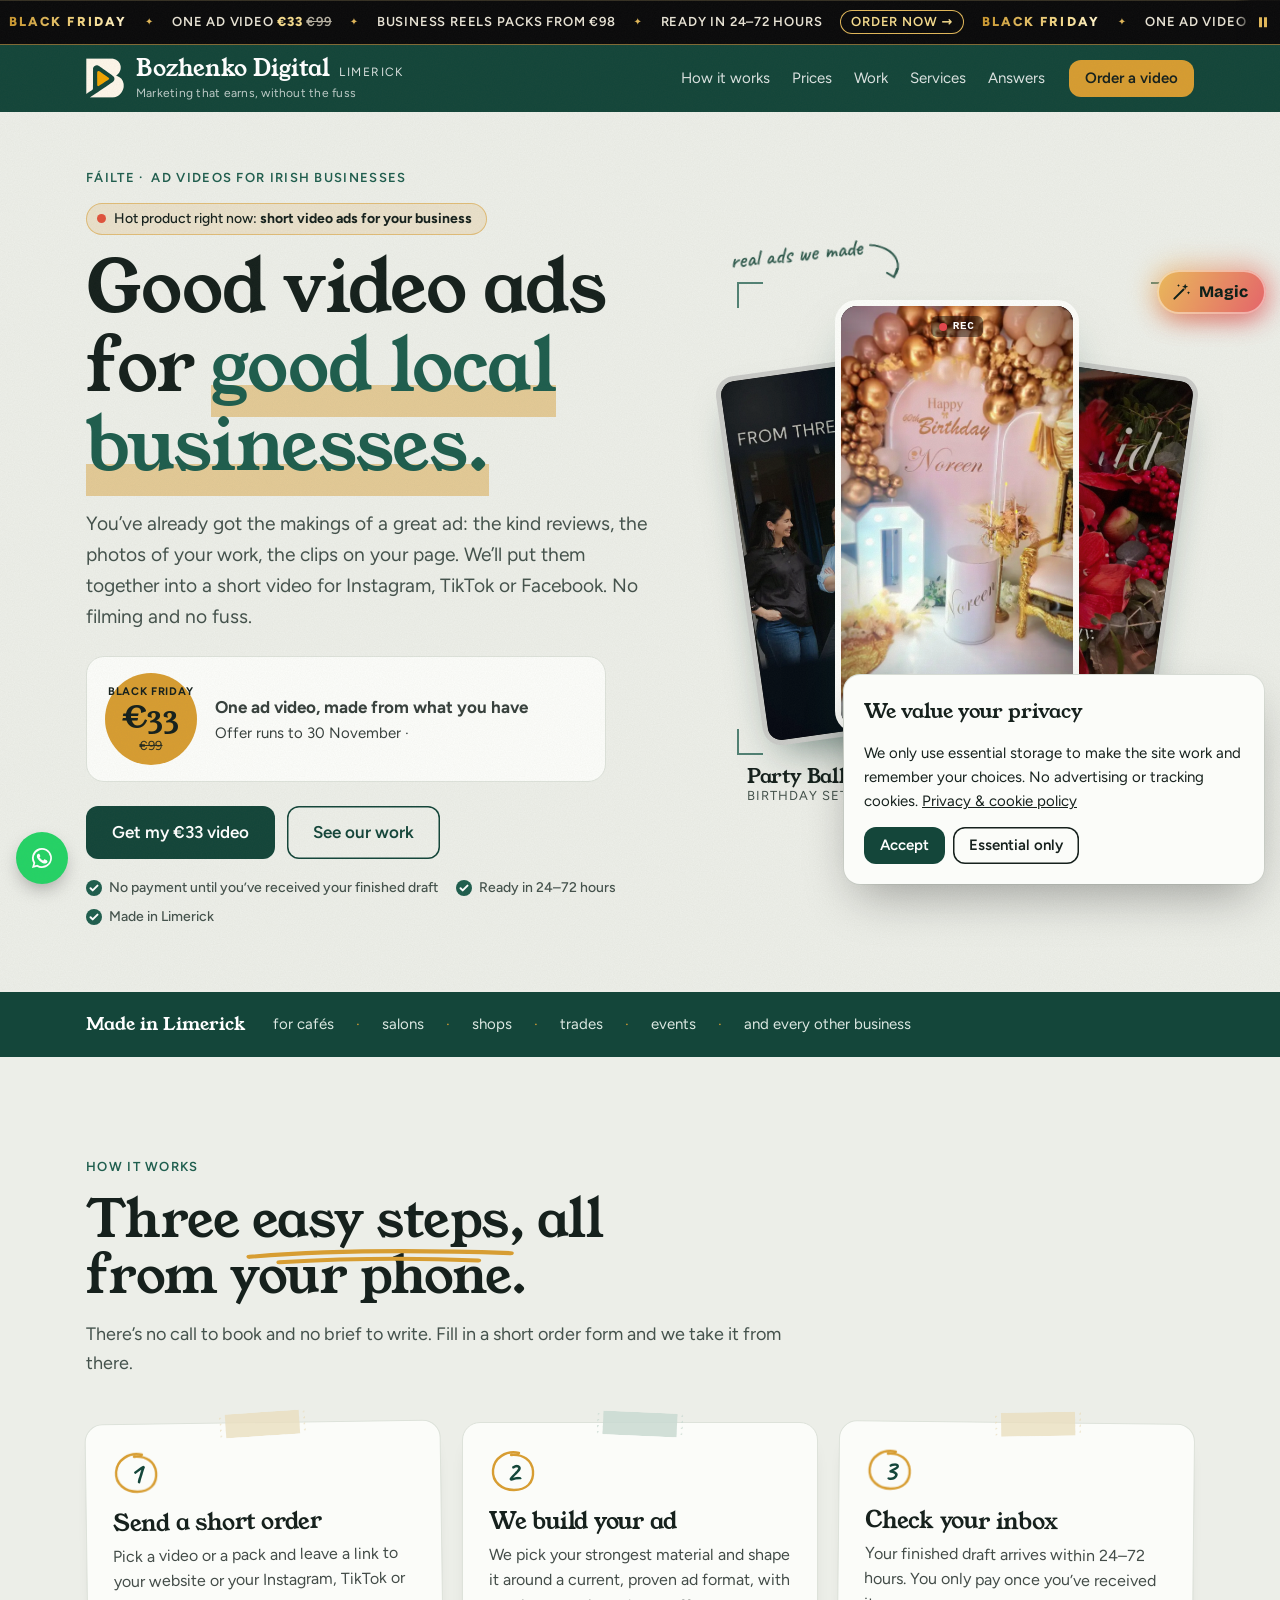
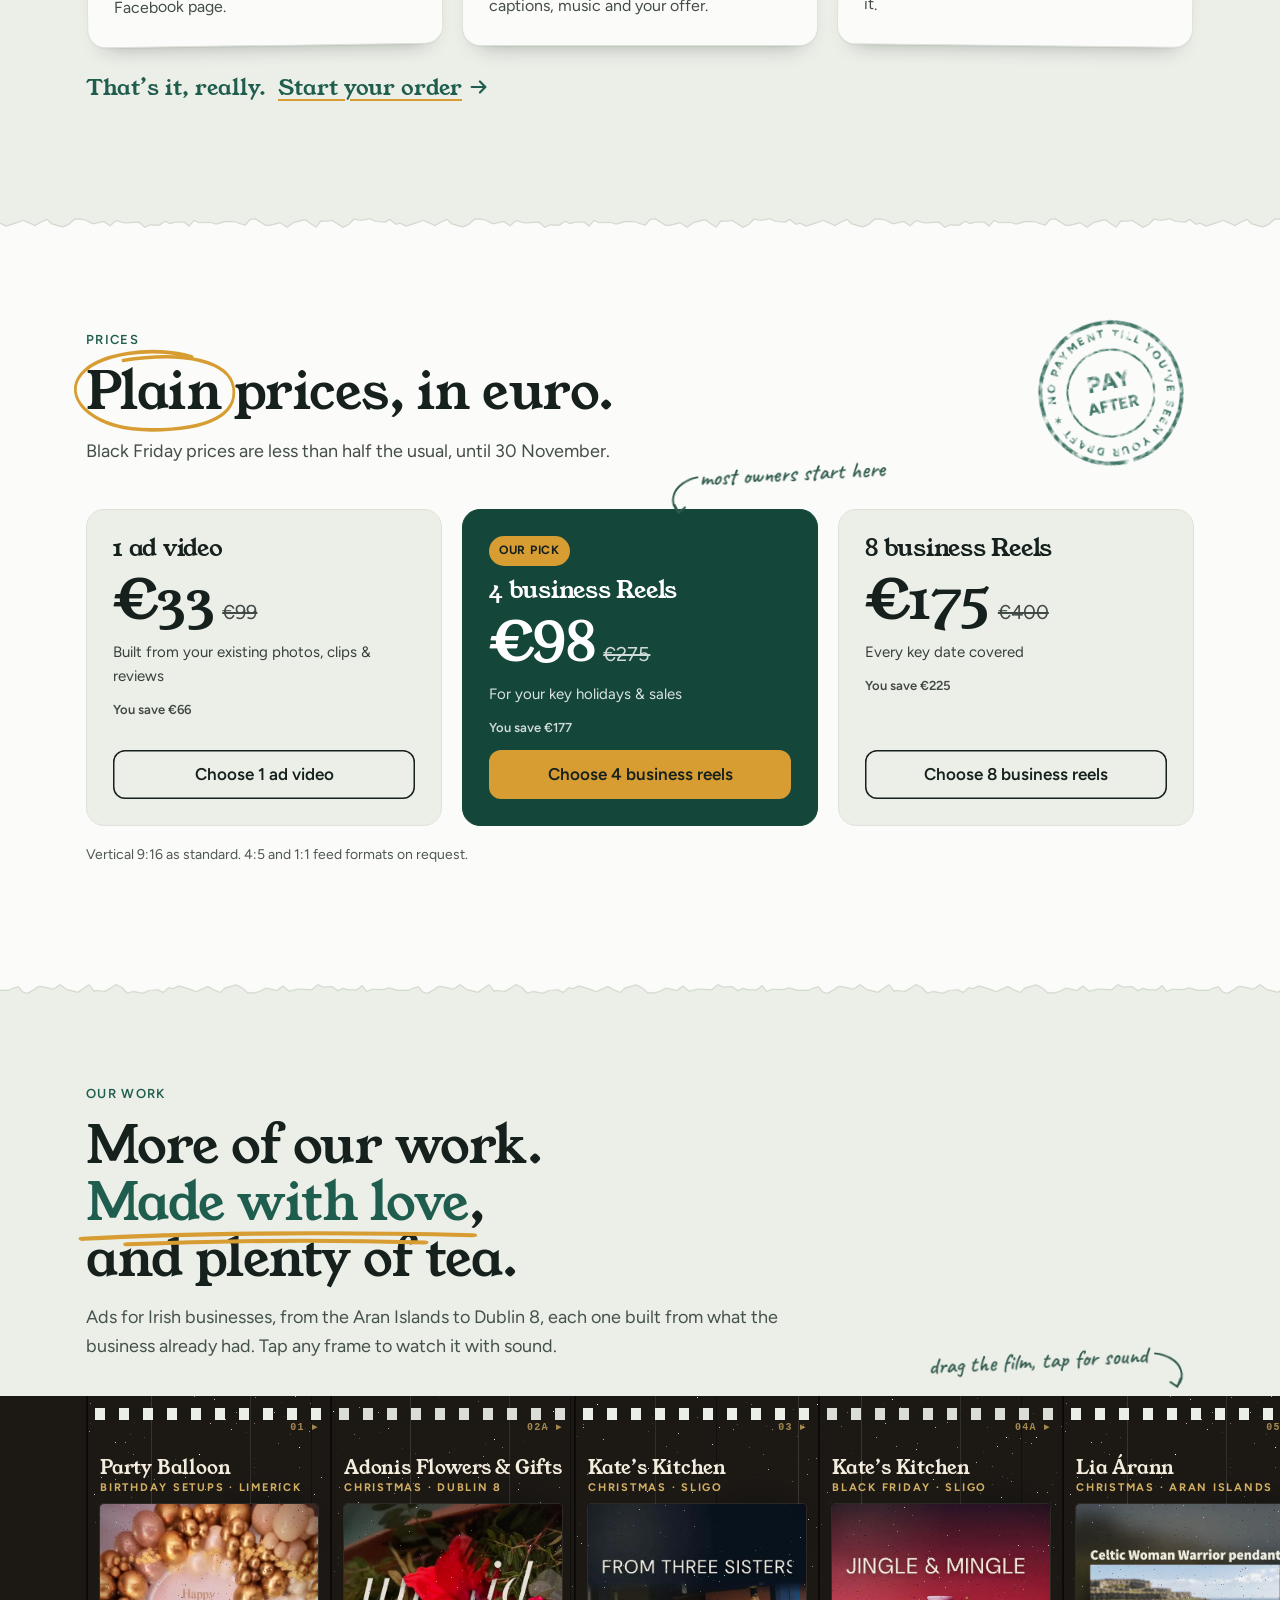
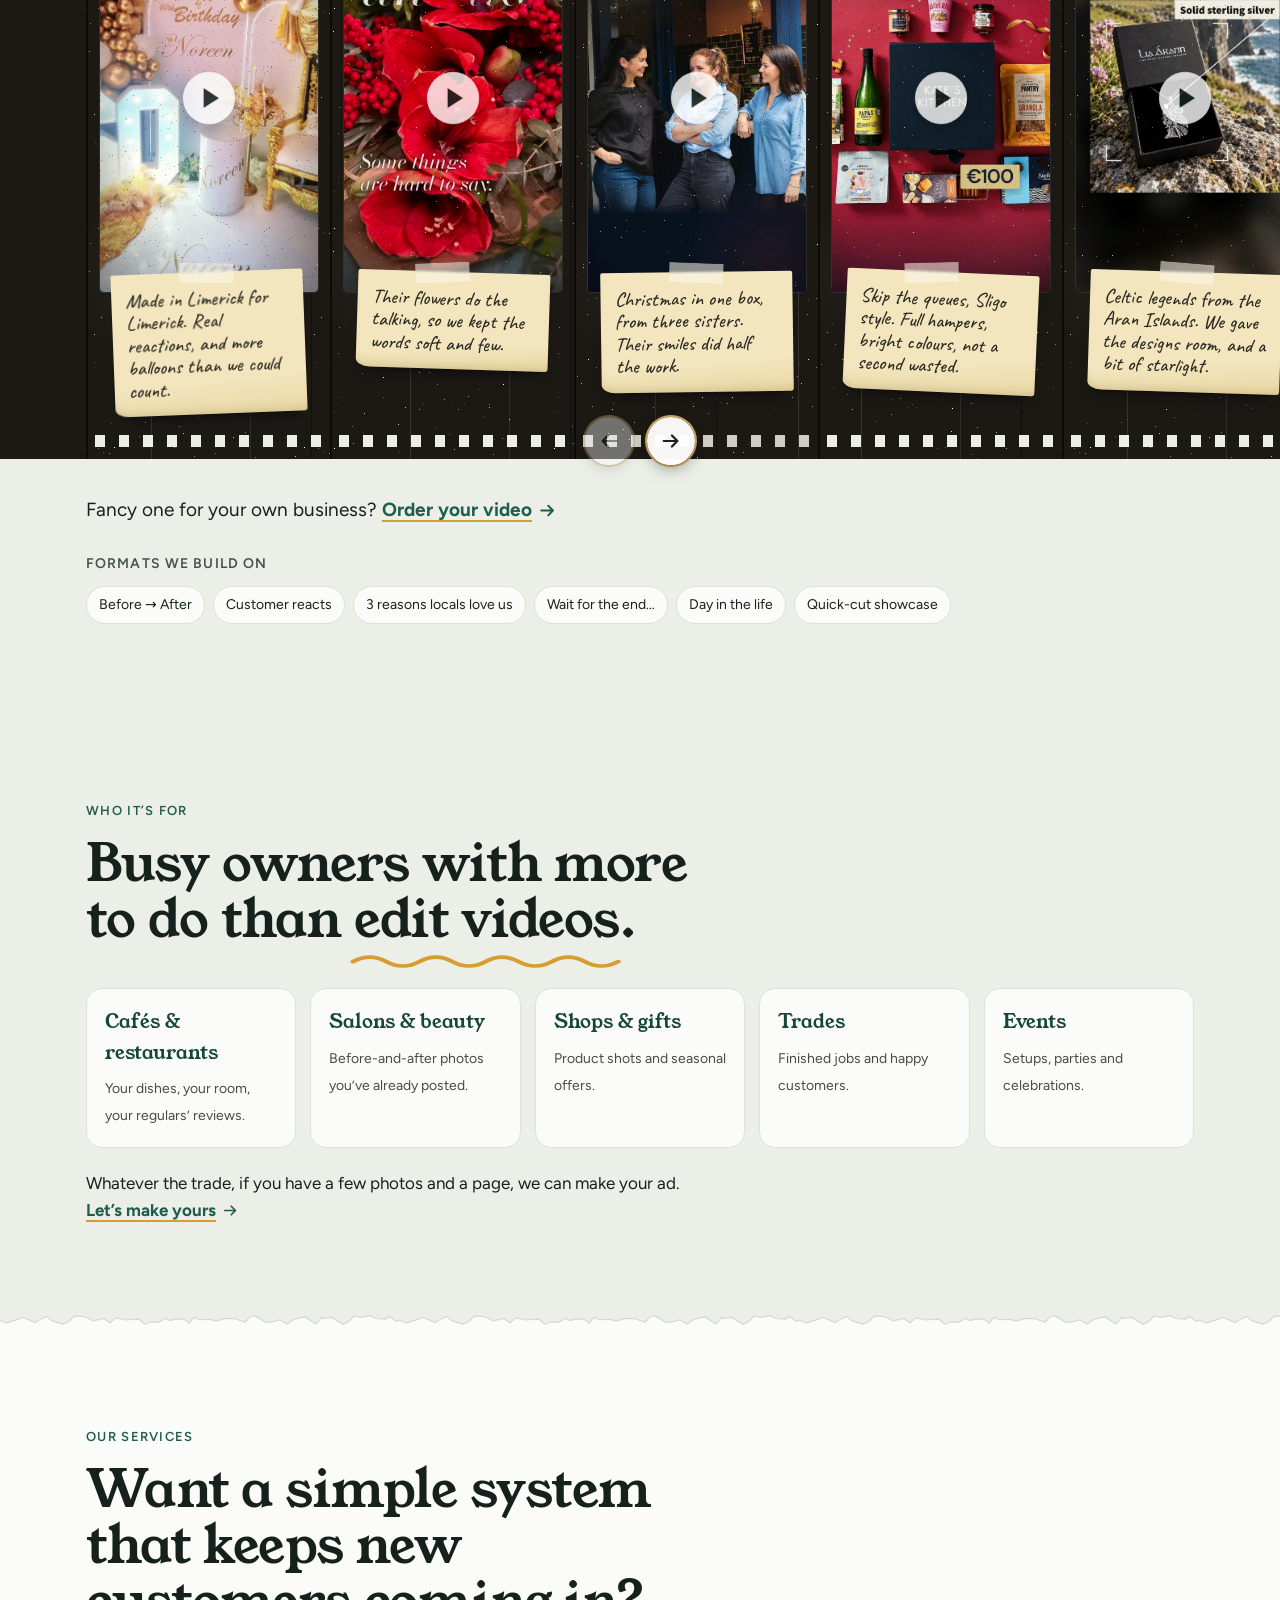
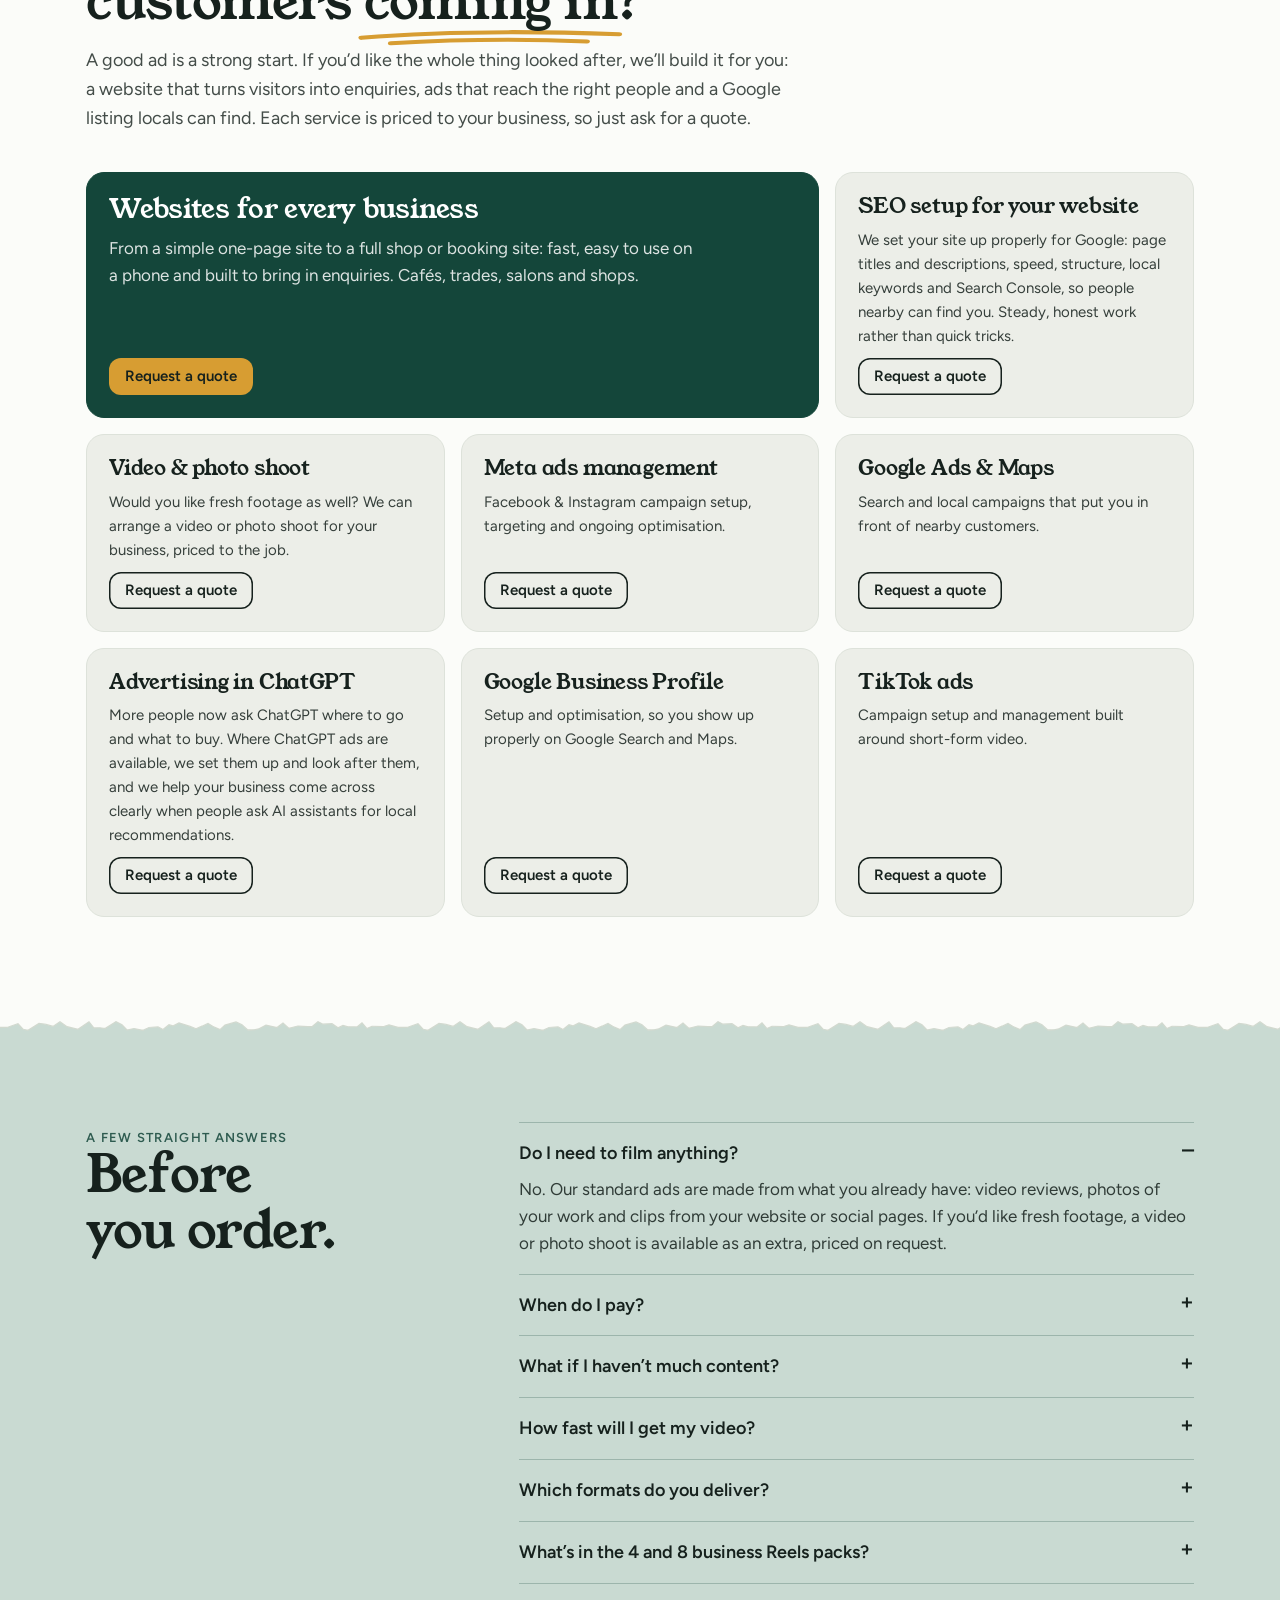
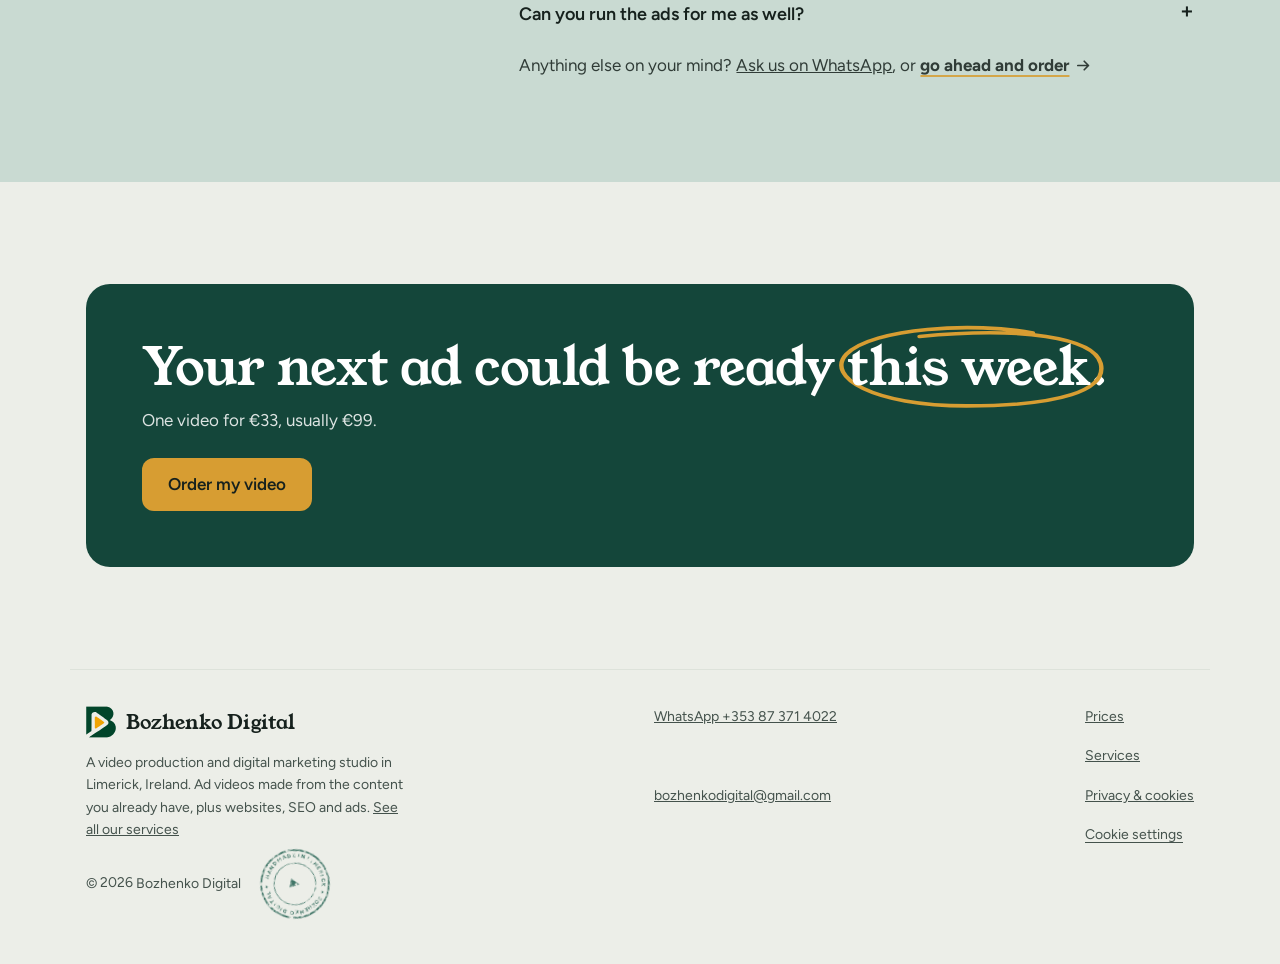
<file: index.html>
<!doctype html>
<html lang="en-IE" data-look="irish">
<head>
  <meta charset="utf-8">
  <meta name="viewport" content="width=device-width, initial-scale=1, viewport-fit=cover">
  <title>Video Ads for Irish Businesses from €33 | Bozhenko Digital, Limerick</title>
  <meta name="description" content="Short ad videos for Instagram, TikTok and Facebook, made from what your business already has: customer reviews, photos of your work and clips from your page. Black Friday: one video €33 (usually €99). Ready in 24–72 hours. Websites, SEO and digital marketing too.">
  <meta name="theme-color" content="#14463A">
  <link rel="canonical" href="https://www.bozhenkodigital.ie/">
  <meta name="robots" content="index, follow, max-image-preview:large">
  <meta property="og:type" content="website">
  <meta property="og:site_name" content="Bozhenko Digital">
  <meta property="og:locale" content="en_IE">
  <meta property="og:url" content="https://www.bozhenkodigital.ie/">
  <meta property="og:title" content="Good video ads for good local businesses, from €33">
  <meta property="og:image" content="https://www.bozhenkodigital.ie/assets/og.jpg">
  <meta property="og:image:alt" content="Bozhenko Digital: ad videos for Irish businesses from €33">
  <meta name="twitter:card" content="summary_large_image">
  <meta property="og:description" content="We turn your existing reviews, photos and clips into ad videos for Instagram, TikTok and Facebook. Black Friday: €33 (usually €99).">
  <link rel="icon" href="assets/favicon.svg" type="image/svg+xml">
  <link rel="icon" href="assets/logo/favicon-32.png" sizes="32x32" type="image/png">
  <link rel="apple-touch-icon" href="assets/logo/apple-touch-icon.png">
  <link rel="preload" href="assets/fonts/young-serif-400.woff2" as="font" type="font/woff2" crossorigin>
  <link rel="preload" href="assets/fonts/figtree-var.woff2" as="font" type="font/woff2" crossorigin>
  <link rel="stylesheet" href="styles.css">
  <script src="config.js" defer></script>
  <script src="script.js" defer></script>
</head>
<body>
<a class="skip" href="#main">Skip to content</a>
<svg width="0" height="0" style="position:absolute" aria-hidden="true"><symbol id="bmark" viewBox="0 0 634 661"><path fill="currentColor" d="M444.4 655.5C495.6 649.5 537 630 571.6 595.5C601.7 565.5 621.5 527.1 628.2 485.5C630.1 473.3 629.9 437.8 627.7 426C616.4 364.1 576.9 317.9 519.3 299.1C512.8 297 505.6 294.9 503.2 294.5C500.9 294.1 499 293.5 499 293.1C499 292.6 501.6 290.6 504.8 288.5C543.5 262.9 567.8 227.8 577.2 184.2C580.4 169 580.4 140.3 577.2 125.3C564.6 67.3 521 24.5 458.5 9.1C439.3 4.4 446.3 4.5 219.3 4.5L5 4.5L5 299.9C4.9 462.3 5.1 595.4 5.4 595.7C5.8 596.2 82 545 101.3 531.2C108.3 526.2 113.7 521.5 114.8 519.7C116.4 516.7 116.5 505 117 342.5L117.5 168.5L120.2 161.2C132.2 128.9 164.6 112 198.1 120.5C212.3 124.1 214.9 125.9 325 206C442.6 291.5 456.2 301.8 462.4 309.3C480.2 331.1 478.8 362.7 458.9 384.4C449.4 394.8 410 423.4 325.5 481C288.4 506.3 100.9 631.3 76.5 647C69.4 651.6 63.1 655.7 62.6 656.2C62 656.6 144.8 657 246.6 657C405.3 657 433.3 656.8 444.4 655.5Z"/><path fill="#F0A403" d="M213.2 465.9C217.1 463.8 346.7 377.8 377.3 357.1C384.9 351.9 387.9 345.2 386 337.9C384.4 332 382.1 329.9 359.2 313.9C347.3 305.5 328.5 292.4 317.5 284.7C306.5 277 282.4 260 264 247C218.3 214.8 219 215.3 214.2 214C204.4 211.5 193.8 216.8 188.4 227C186.6 230.4 186.5 235.1 186.5 341.5L186.5 452.5L188.7 456.5C191.2 461.1 194.5 464.5 198 465.9C201.4 467.2 210.7 467.2 213.2 465.9Z"/></symbol></svg>

<svg width="0" height="0" style="position:absolute" aria-hidden="true"><defs><filter id="inkf" x="0" y="0" width="1" height="1"><feTurbulence type="fractalNoise" baseFrequency=".09" numOctaves="3" seed="7"/><feColorMatrix values="0 0 0 0 1  0 0 0 0 1  0 0 0 0 1  0 0 0 -2.6 2.05"/></filter><mask id="inkwear" maskUnits="userSpaceOnUse" x="0" y="0" width="200" height="200"><rect width="200" height="200" filter="url(#inkf)"/></mask></defs></svg>
<div id="site">
<!-- Black Friday ticker -->
<div class="ticker" role="region" aria-label="Black Friday offer" data-ticker>
  <span class="sprockets" aria-hidden="true"></span>
  <button class="ticker__track" type="button" data-order="single">
    <span class="ticker__set"><b>Black Friday</b><span>One ad video <em>€33</em> <s>€99</s></span><span>Business Reels packs from €98</span><span>Ready in 24–72 hours</span><span class="ticker__cd" data-countdown></span><span class="ticker__go">Order now →</span></span>
    <span class="ticker__set" aria-hidden="true"><b>Black Friday</b><span>One ad video <em>€33</em> <s>€99</s></span><span>Business Reels packs from €98</span><span>Ready in 24–72 hours</span><span class="ticker__cd" data-countdown></span><span class="ticker__go">Order now →</span></span>
  </button>
  <button class="ticker__pause" type="button" aria-label="Pause the scrolling offer" aria-pressed="false" data-ticker-pause>
    <svg class="i-pause" viewBox="0 0 14 14" aria-hidden="true"><path d="M3 2h3v10H3zM8 2h3v10H8z" fill="currentColor"/></svg>
    <svg class="i-play" viewBox="0 0 14 14" aria-hidden="true"><path d="M3 2l9 5-9 5z" fill="currentColor"/></svg>
  </button>
  <span class="sprockets sprockets--b" aria-hidden="true"></span>
</div>

<header class="top">
  <div class="wrap top__row">
    <a class="sign" href="#top"><svg class="bmark sign__mark" viewBox="0 0 634 661" aria-hidden="true"><use href="#bmark"/></svg><b>Bozhenko Digital</b><small>Limerick</small><span class="sign__exp">Marketing that earns, without the fuss</span></a><!-- XMAS --><svg class="xtree studio-only" viewBox="0 0 24 30" aria-hidden="true"><path d="M12 1.5l1.1 2.3 2.5.3-1.8 1.7.5 2.5L12 7.1 9.7 8.3l.5-2.5-1.8-1.7 2.5-.3z" fill="#E9BE5A"/><path d="M12 7l5 6h-2.6l4.6 5.5h-2.8l5 6H2.8l5-6H5L9.6 13H7z" fill="#2E7D55"/><circle cx="9.5" cy="16" r="1.1" fill="#E4646B"/><circle cx="14.8" cy="19.5" r="1.1" fill="#E9BE5A"/><circle cx="11" cy="21.8" r="1" fill="#fff"/><circle cx="13.4" cy="12.6" r="1" fill="#E4646B"/><rect x="10.5" y="24.5" width="3" height="4" rx=".6" fill="#8A5A3B"/></svg><!-- /XMAS -->
    <nav class="nav" id="nav" aria-label="Main">
      <a href="#how">How it works</a><a href="#prices">Prices</a><a href="#work">Work</a><a href="#extras">Services</a><a href="#answers">Answers</a><a class="nav__order" href="#order" data-order="single">Order a video →</a>
    </nav>
    <button class="btn btn--accent btn--sm" type="button" data-order="single"><span>Order<span class="xs-hide"> a video</span></span></button>
    <button class="burger" type="button" aria-expanded="false" aria-controls="nav" aria-label="Menu"><span></span><span></span></button>
  </div>
</header>

<noscript><p class="wrap noscript">Prices and the order form need JavaScript. You can also order on WhatsApp <a href="https://wa.me/353873714022">+353 87 371 4022</a> or by email <a href="mailto:bozhenkodigital@gmail.com">bozhenkodigital@gmail.com</a>.</p></noscript>
<main id="main">

<!-- HERO -->
<section class="hero" id="top">
  <!-- XMAS --><svg class="garland studio-only" viewBox="0 0 1200 110" preserveAspectRatio="none" aria-hidden="true"><defs><symbol id="xflake" viewBox="-10 -10 20 20"><g stroke="#fff" stroke-width="1.3" stroke-linecap="round" fill="none"><path d="M0-9V9M-7.8-4.5 7.8 4.5M-7.8 4.5 7.8-4.5"/><path d="M-2.5-7 0-4.6 2.5-7M-2.5 7 0 4.6 2.5 7M-7.3-1.4-4 0-7.3 1.4M7.3-1.4 4 0 7.3 1.4"/></g></symbol></defs><path d="M0 8Q200 100 400 8T800 8T1200 8" fill="none" stroke="#fff" stroke-width="1.4" stroke-dasharray="2 5" stroke-linecap="round"/><line x1="60" y1="29" x2="60" y2="43" stroke="#fff" stroke-width=".8" opacity=".7"/><use href="#xflake" x="55.0" y="43" width="10" height="10" class="xf xf0"/><line x1="170" y1="53" x2="170" y2="74" stroke="#fff" stroke-width=".8" opacity=".7"/><use href="#xflake" x="162.5" y="74" width="15" height="15" class="xf xf1"/><line x1="290" y1="43" x2="290" y2="71" stroke="#fff" stroke-width=".8" opacity=".7"/><use href="#xflake" x="284.0" y="71" width="12" height="12" class="xf xf2"/><line x1="400" y1="8" x2="400" y2="43" stroke="#fff" stroke-width=".8" opacity=".7"/><use href="#xflake" x="391.5" y="43" width="17" height="17" class="xf xf0"/><line x1="520" y1="45" x2="520" y2="65" stroke="#fff" stroke-width=".8" opacity=".7"/><use href="#xflake" x="513.0" y="65" width="14" height="14" class="xf xf1"/><line x1="630" y1="53" x2="630" y2="80" stroke="#fff" stroke-width=".8" opacity=".7"/><use href="#xflake" x="624.5" y="80" width="11" height="11" class="xf xf2"/><line x1="750" y1="26" x2="750" y2="60" stroke="#fff" stroke-width=".8" opacity=".7"/><use href="#xflake" x="742.0" y="60" width="16" height="16" class="xf xf0"/><line x1="860" y1="29" x2="860" y2="48" stroke="#fff" stroke-width=".8" opacity=".7"/><use href="#xflake" x="853.5" y="48" width="13" height="13" class="xf xf1"/><line x1="980" y1="53" x2="980" y2="79" stroke="#fff" stroke-width=".8" opacity=".7"/><use href="#xflake" x="975.0" y="79" width="10" height="10" class="xf xf2"/><line x1="1090" y1="43" x2="1090" y2="76" stroke="#fff" stroke-width=".8" opacity=".7"/><use href="#xflake" x="1082.5" y="76" width="15" height="15" class="xf xf0"/></svg><!-- /XMAS -->
  <div class="spot spot--l studio-only" aria-hidden="true"></div>
  <div class="spot spot--r studio-only" aria-hidden="true"></div>
  <div class="wrap hero__grid">
    <div class="hero__copy">
      <p class="eyebrow hero__eyebrow"><span class="slate studio-only">Scene 01 · Take 1</span><span class="xmas studio-only">Nollaig Shona<span class="eb-sep"> ·</span></span><span class="irish-only">Fáilte<span class="eb-sep"> · </span></span><span class="eb-txt">Ad videos for Irish businesses</span></p>
      <p class="hot"><span class="hot__dot" aria-hidden="true"></span><span>Hot product right now: <b>short video ads for your business</b></span></p>
      <h1><span class="h1a">Good video ads for</span> <i>good local businesses.</i></h1>
      <p class="lead">You’ve already got the makings of a great ad: the kind reviews, the photos of your work, the clips on your page. We’ll put them together into a short video for Instagram, TikTok or Facebook. No filming and no fuss.</p>
      <div class="offer">
        <div class="tag"><small>Black Friday</small><b>€33</b><s>€99</s></div>
        <p><b>One ad video, made from what you have</b>Offer runs to 30 November · <span data-countdown></span></p>
      </div>
      <div class="hero__cta">
        <button class="btn btn--brand btn--lg" type="button" data-order="single">Get my €33 video</button>
        <a class="btn btn--soft btn--lg" href="#work">See our work</a>
      </div>
      <ul class="assure"><li>No payment until you’ve received your finished draft</li><li>Ready in 24–72 hours</li><li>Made in Limerick</li></ul>
    </div>

    <div class="hero__media">
      <p class="hand hand--deck" aria-hidden="true"><span>real ads we made</span><svg class="hand__arrow" viewBox="0 0 60 60"><path pathLength="1" d="M8 6c14 2 30 10 34 24 3 9-1 17-6 22"/><path pathLength="1" d="M27 46l9 7 5-11"/></svg></p>
      <svg class="clapper studio-only" viewBox="0 0 120 100" aria-hidden="true">
        <g class="clapper__top"><rect x="6" y="8" width="108" height="20" rx="3" fill="#0E211A"/><path d="M16 8l14 20M42 8l14 20M68 8l14 20M94 8l14 20" stroke="#fff" stroke-width="8"/></g>
        <rect x="6" y="32" width="108" height="62" rx="4" fill="#0E211A"/>
        <path d="M14 50h92M14 68h92" stroke="#fff" stroke-opacity=".35" stroke-width="1.5"/>
        <text x="16" y="45" fill="#E9BE5A" font-family="DM Sans,sans-serif" font-size="10" font-weight="700">BOZHENKO DIGITAL</text>
        <text x="16" y="63" fill="#fff" font-family="DM Sans,sans-serif" font-size="9">SCENE 01   TAKE 1</text>
        <text x="16" y="82" fill="#fff" font-family="DM Sans,sans-serif" font-size="9">ROLL A · 9:16</text>
      </svg>
      <div class="deck" data-deck>
        <div class="deck__cards" data-deck-cards role="group" aria-roledescription="card deck" aria-label="A few of our ads"></div>
        <span class="vf vf--tl" aria-hidden="true"></span><span class="vf vf--tr" aria-hidden="true"></span><span class="vf vf--bl" aria-hidden="true"></span><span class="vf vf--br" aria-hidden="true"></span>
        <span class="rec" aria-hidden="true"><i></i>REC <span data-timecode>00:00:00:00</span></span>
      </div>
      <div class="deck__bar">
        <p class="deck__cap" data-deck-cap aria-live="polite"></p>
        <button class="deck__next" type="button" data-deck-next aria-label="Deal the next ad">
          <svg viewBox="0 0 24 24" aria-hidden="true"><path d="M4 12h15M13 6l6 6-6 6" fill="none" stroke="currentColor" stroke-width="2.4" stroke-linecap="round" stroke-linejoin="round"/></svg>
        </button>
      </div>
    </div>
  </div>
</section>

<div class="strip"><div class="wrap strip__row"><b>Made in Limerick</b><span>for cafés</span><span>salons</span><span>shops</span><span>trades</span><span>events</span><span>and every other business</span></div></div>

<!-- HOW -->
<section class="how" id="how">
  <div class="wrap">
    <div class="intro"><p class="eyebrow"><span class="slate studio-only">Scene 02</span>How it works</p><h2>Three <span class="scrib" data-scrib="u">easy steps</span>, all from your phone.</h2>
    <p>There’s no call to book and no brief to write. Fill in a short order form and we take it from there.</p></div>
    <ol class="steps">
      <li><h3>Send a short order</h3><p>Pick a video or a pack and leave a link to your website or your Instagram, TikTok or Facebook page.</p></li>
      <li><h3>We build your ad</h3><p>We pick your strongest material and shape it around a current, proven ad format, with captions, music and your offer.</p></li>
      <li><h3>Check your inbox</h3><p>Your finished draft arrives within 24–72 hours. You only pay once you’ve received it.</p></li>
    </ol>
    <p class="after">That’s it, really. <button class="go" type="button" data-order="single">Start your order<svg class="go__a" viewBox="0 0 24 24" aria-hidden="true"><path d="M4 12h15M13 6l6 6-6 6" fill="none" stroke="currentColor" stroke-width="2.4" stroke-linecap="round" stroke-linejoin="round"/></svg></button></p>
  </div>
</section>

<!-- PRICES -->
<section class="prices" id="prices">
  <div class="wrap">
    <div class="intro"><svg class="stamp stamp--pay" viewBox="0 0 200 200" aria-hidden="true"><defs><path id="stampRing1" d="M100 100m-74 0a74 74 0 1 1 148 0a74 74 0 1 1-148 0"/></defs><g class="stamp__ink" mask="url(#inkwear)"><circle cx="100" cy="100" r="94" fill="none" stroke="currentColor" stroke-width="5"/><circle cx="100" cy="100" r="58" fill="none" stroke="currentColor" stroke-width="2.5"/><text font-size="15" font-weight="800" letter-spacing="2" fill="currentColor"><textPath href="#stampRing1" textLength="452" lengthAdjust="spacing">NO PAYMENT TILL YOU’VE SEEN YOUR DRAFT ✶</textPath></text><text x="100" y="94" text-anchor="middle" font-size="30" font-weight="800" fill="currentColor">PAY</text><text x="100" y="124" text-anchor="middle" font-size="22" font-weight="800" fill="currentColor">AFTER</text></g></svg><p class="eyebrow"><span class="slate studio-only">Scene 03</span>Prices</p><h2><span class="scrib" data-scrib="c">Plain</span> prices, in euro.</h2><p>Black Friday prices are less than half the usual, until 30 November. <span class="cd" data-countdown></span></p></div>
    <div class="plans-wrap"><p class="hand hand--pick" aria-hidden="true"><span>most owners start here</span><svg class="hand__arrow" viewBox="0 0 60 60"><path pathLength="1" d="M8 6c14 2 30 10 34 24 3 9-1 17-6 22"/><path pathLength="1" d="M27 46l9 7 5-11"/></svg></p><div class="plans" data-plans></div></div>
    <p class="small">Vertical 9:16 as standard. 4:5 and 1:1 feed formats on request.</p>
  </div>
</section>

<!-- WORK -->
<section class="work" id="work">
  <!-- XMAS --><svg class="garland garland--work studio-only" viewBox="0 0 1200 110" preserveAspectRatio="none" aria-hidden="true"><defs><symbol id="xflake" viewBox="-10 -10 20 20"><g stroke="#fff" stroke-width="1.3" stroke-linecap="round" fill="none"><path d="M0-9V9M-7.8-4.5 7.8 4.5M-7.8 4.5 7.8-4.5"/><path d="M-2.5-7 0-4.6 2.5-7M-2.5 7 0 4.6 2.5 7M-7.3-1.4-4 0-7.3 1.4M7.3-1.4 4 0 7.3 1.4"/></g></symbol></defs><path d="M0 8Q200 100 400 8T800 8T1200 8" fill="none" stroke="#fff" stroke-width="1.4" stroke-dasharray="2 5" stroke-linecap="round"/><line x1="60" y1="29" x2="60" y2="43" stroke="#fff" stroke-width=".8" opacity=".7"/><use href="#xflake" x="55.0" y="43" width="10" height="10" class="xf xf0"/><line x1="170" y1="53" x2="170" y2="74" stroke="#fff" stroke-width=".8" opacity=".7"/><use href="#xflake" x="162.5" y="74" width="15" height="15" class="xf xf1"/><line x1="290" y1="43" x2="290" y2="71" stroke="#fff" stroke-width=".8" opacity=".7"/><use href="#xflake" x="284.0" y="71" width="12" height="12" class="xf xf2"/><line x1="400" y1="8" x2="400" y2="43" stroke="#fff" stroke-width=".8" opacity=".7"/><use href="#xflake" x="391.5" y="43" width="17" height="17" class="xf xf0"/><line x1="520" y1="45" x2="520" y2="65" stroke="#fff" stroke-width=".8" opacity=".7"/><use href="#xflake" x="513.0" y="65" width="14" height="14" class="xf xf1"/><line x1="630" y1="53" x2="630" y2="80" stroke="#fff" stroke-width=".8" opacity=".7"/><use href="#xflake" x="624.5" y="80" width="11" height="11" class="xf xf2"/><line x1="750" y1="26" x2="750" y2="60" stroke="#fff" stroke-width=".8" opacity=".7"/><use href="#xflake" x="742.0" y="60" width="16" height="16" class="xf xf0"/><line x1="860" y1="29" x2="860" y2="48" stroke="#fff" stroke-width=".8" opacity=".7"/><use href="#xflake" x="853.5" y="48" width="13" height="13" class="xf xf1"/><line x1="980" y1="53" x2="980" y2="79" stroke="#fff" stroke-width=".8" opacity=".7"/><use href="#xflake" x="975.0" y="79" width="10" height="10" class="xf xf2"/><line x1="1090" y1="43" x2="1090" y2="76" stroke="#fff" stroke-width=".8" opacity=".7"/><use href="#xflake" x="1082.5" y="76" width="15" height="15" class="xf xf0"/></svg><!-- /XMAS -->
  <div class="wrap work__head">
    <div class="intro">
      <p class="eyebrow"><span class="slate studio-only">Scene 04</span>Our work</p>
      <h2>More of our work. <i class="scrib" data-scrib="u">Made with love</i>, and plenty of tea.</h2>
      <p>Ads for Irish businesses, from the Aran Islands to Dublin 8, each one built from what the business already had. Tap any frame to watch it with sound.</p>
    </div>
    <p class="hand hand--reel" aria-hidden="true"><span>drag the film, tap for sound</span><svg class="hand__arrow" viewBox="0 0 60 60"><path pathLength="1" d="M8 6c14 2 30 10 34 24 3 9-1 17-6 22"/><path pathLength="1" d="M27 46l9 7 5-11"/></svg></p>
  </div>
  <div class="reel">
    <ul class="reel__track" data-reel aria-label="Our ads, as a strip of film"></ul>
    <div class="reel__nav">
      <button class="reel__btn reel__btn--prev" type="button" data-reel-step="-1" aria-label="Scroll the film back"><svg viewBox="0 0 24 24" aria-hidden="true"><path d="M20 12H5M11 6l-6 6 6 6" fill="none" stroke="currentColor" stroke-width="2.4" stroke-linecap="round" stroke-linejoin="round"/></svg></button>
      <button class="reel__btn reel__btn--next" type="button" data-reel-step="1" aria-label="Scroll the film on"><svg viewBox="0 0 24 24" aria-hidden="true"><path d="M4 12h15M13 6l6 6-6 6" fill="none" stroke="currentColor" stroke-width="2.4" stroke-linecap="round" stroke-linejoin="round"/></svg></button>
    </div>
  </div>
  <div class="wrap work__foot">
    <p class="work__go">Fancy one for your own business? <button class="go" type="button" data-order="single">Order your video<svg class="go__a" viewBox="0 0 24 24" aria-hidden="true"><path d="M4 12h15M13 6l6 6-6 6" fill="none" stroke="currentColor" stroke-width="2.4" stroke-linecap="round" stroke-linejoin="round"/></svg></button></p>
    <p class="formats-h">Formats we build on</p>
    <ul class="formats"><li>Before → After</li><li>Customer reacts</li><li>3 reasons locals love us</li><li>Wait for the end…</li><li>Day in the life</li><li>Quick-cut showcase</li></ul>
  </div>
</section>

<!-- WHO -->
<section class="who">
  <div class="wrap">
    <div class="intro"><p class="eyebrow"><span class="slate studio-only">Scene 05</span>Who it’s for</p><h2>Busy owners with more to do than <span class="scrib" data-scrib="w">edit videos</span>.</h2></div>
    <div class="who__grid">
      <div><b>Cafés &amp; restaurants</b><span>Your dishes, your room, your regulars’ reviews.</span></div>
      <div><b>Salons &amp; beauty</b><span>Before-and-after photos you’ve already posted.</span></div>
      <div><b>Shops &amp; gifts</b><span>Product shots and seasonal offers.</span></div>
      <div><b>Trades</b><span>Finished jobs and happy customers.</span></div>
      <div><b>Events</b><span>Setups, parties and celebrations.</span></div>
    </div>
    <p class="who__go">Whatever the trade, if you have a few photos and a page, we can make your ad. <button class="go" type="button" data-order="single">Let’s make yours<svg class="go__a" viewBox="0 0 24 24" aria-hidden="true"><path d="M4 12h15M13 6l6 6-6 6" fill="none" stroke="currentColor" stroke-width="2.4" stroke-linecap="round" stroke-linejoin="round"/></svg></button></p>
  </div>
</section>

<!-- EXTRAS -->
<section class="extras" id="extras">
  <div class="wrap">
    <div class="intro"><p class="eyebrow"><span class="slate studio-only">Scene 06</span>Our services</p><h2>Want a simple system that keeps new customers <span class="scrib" data-scrib="u">coming in</span>?</h2>
    <p>A good ad is a strong start. If you’d like the whole thing looked after, we’ll build it for you: a website that turns visitors into enquiries, ads that reach the right people and a Google listing locals can find. Each service is priced to your business, so just ask for a quote.</p></div>
    <div class="extras__grid" data-extras></div>
  </div>
</section>

<!-- ANSWERS -->
<section class="answers" id="answers">
  <div class="wrap answers__grid">
    <div><p class="eyebrow"><span class="slate studio-only">Scene 07</span>A few straight answers</p><h2>Before you order.</h2></div>
    <div>
      <details open><summary>Do I need to film anything?</summary><p>No. Our standard ads are made from what you already have: video reviews, photos of your work and clips from your website or social pages. If you’d like fresh footage, a video or photo shoot is available as an extra, priced on request.</p></details>
      <details><summary>When do I pay?</summary><p>Not until you’ve received your finished draft. We make your ad first and send it to you, and only then ask for payment.</p></details>
      <details><summary>What if I haven’t much content?</summary><p>A few good photos and a short clip are usually plenty. If we need more, we’ll let you know.</p></details>
      <details><summary>How fast will I get my video?</summary><p>Usually within 24–72 hours once we have your link. Packs are delivered in batches, so you can start posting straight away.</p></details>
      <details><summary>Which formats do you deliver?</summary><p>Vertical 9:16 for Reels, TikTok and Stories as standard. 4:5 and 1:1 for feed ads on request.</p></details>
      <details><summary>What’s in the 4 and 8 business Reels packs?</summary><p>Separate ads for your key dates and sales, for example Black Friday, Christmas, the January sales, Paddy’s Day or your own promotions. You choose the occasions.</p></details>
      <details><summary>Can you run the ads for me as well?</summary><p>We can, if that would help: Meta, Google and TikTok campaigns, and ChatGPT ads where they’re available, set up and looked after. We can also set your website up properly for Google search. See <a href="#extras">our services</a> and ask for a quote.</p></details>
      <p class="answers__go">Anything else on your mind? <a href="https://wa.me/353873714022" target="_blank" rel="noopener">Ask us on WhatsApp</a>, or <button class="go" type="button" data-order="single">go ahead and order<svg class="go__a" viewBox="0 0 24 24" aria-hidden="true"><path d="M4 12h15M13 6l6 6-6 6" fill="none" stroke="currentColor" stroke-width="2.4" stroke-linecap="round" stroke-linejoin="round"/></svg></button></p>
    </div>
  </div>
</section>

<!-- CLOSE -->
<section class="close">
  <div class="wrap"><div class="close__box">
    <div><h2>Your next ad could be ready <span class="scrib" data-scrib="c">this week</span>.</h2><p>One video for €33, usually €99.</p></div>
    <button class="btn btn--accent btn--lg" type="button" data-order="single">Order my video</button>
  </div></div>
</section>

</main>

<footer class="footer">
  <div class="wrap footer__row">
    <div><b class="footer__brand"><svg class="bmark" viewBox="0 0 634 661" aria-hidden="true"><use href="#bmark"/></svg>Bozhenko Digital</b><p>A video production and digital marketing studio in Limerick, Ireland. Ad videos made from the content you already have, plus websites, SEO and ads. <a href="#extras">See all our services</a></p></div>
    <ul class="footer__links" data-contacts></ul>
    <ul class="footer__links"><li><a href="#prices">Prices</a></li><li><a href="#extras">Services</a></li><li><a href="privacy.html">Privacy &amp; cookies</a></li><li><button class="linklike" type="button" data-cookie-open>Cookie settings</button></li></ul>
  </div>
  <p class="wrap footer__copy">© <span data-year></span> Bozhenko Digital<svg class="stamp stamp--foot" viewBox="0 0 200 200" aria-hidden="true"><defs><path id="stampRing2" d="M100 100m-74 0a74 74 0 1 1 148 0a74 74 0 1 1-148 0"/></defs><g class="stamp__ink" mask="url(#inkwear)"><circle cx="100" cy="100" r="94" fill="none" stroke="currentColor" stroke-width="5"/><circle cx="100" cy="100" r="58" fill="none" stroke="currentColor" stroke-width="2.5"/><text font-size="15" font-weight="800" letter-spacing="2" fill="currentColor"><textPath href="#stampRing2" textLength="452" lengthAdjust="spacing">HANDMADE IN LIMERICK ✶ BOZHENKO DIGITAL ✶</textPath></text><text x="100" y="108" text-anchor="middle" font-size="34" font-weight="800" fill="currentColor">▶</text></g></svg></p>
</footer>
</div><!-- /#site -->

<div class="grain" aria-hidden="true"></div>
<div class="snow studio-only" aria-hidden="true"></div>
<!-- XMAS --><div class="xbg studio-only" aria-hidden="true">
  <svg class="xbg__tree" viewBox="0 0 200 260"><g fill="none" stroke="#fff" stroke-width="2" stroke-linejoin="round" stroke-linecap="round">
    <path d="M100 18l6 12 13 2-9.5 9 2.3 13L100 48l-11.8 6 2.3-13-9.5-9 13-2z" stroke="#E9BE5A"/>
    <path d="M100 56l38 52h-20l42 56h-24l46 62H18l46-62H40l42-56H62z"/>
    <path d="M70 120q30 16 62 0M56 176q44 22 90 0M44 222q56 20 112 0" stroke-dasharray="1 7"/>
    <rect x="88" y="226" width="24" height="26" rx="3"/></g>
    <g fill="#fff"><circle cx="82" cy="98" r="4"/><circle cx="118" cy="140" r="4"/><circle cx="74" cy="160" r="4"/><circle cx="126" cy="196" r="4"/><circle cx="96" cy="206" r="4"/></g>
    <g fill="none" stroke="#fff" stroke-width="2"><rect x="138" y="226" width="34" height="26" rx="2"/><path d="M155 226v26M138 239h34M155 226c-8-12-16-4-8 0M155 226c8-12 16-4 8 0"/></g></svg>
  <svg class="xbg__socks" viewBox="0 0 220 200"><g fill="none" stroke="#fff" stroke-width="2" stroke-linejoin="round" stroke-linecap="round">
    <path d="M10 14q100-14 200 0" stroke-dasharray="2 5"/>
    <path d="M44 18v82l-26 30a18 18 0 0 0 26 24l40-42V18z"/><path d="M44 18h40v16H44z"/><path d="M52 60l24 8M52 78l24 8" stroke-dasharray="3 5"/>
    <path d="M132 18v78l-22 34a17 17 0 0 0 26 20l36-48V18z"/><path d="M132 18h40v16h-40z"/>
    <path d="M150 0v-0"/>
    <path d="M90 12v-0"/></g>
    <g fill="none" stroke-width="5" stroke-linecap="round"><path d="M76 34v-26a8 8 0 0 0-16 0" stroke="#fff"/><path d="M76 34v-26a8 8 0 0 0-16 0" stroke="#E4646B" stroke-dasharray="4 4"/></g>
    <g fill="none" stroke="#fff" stroke-width="2"><rect x="140" y="-6" width="20" height="18" rx="2" transform="rotate(-8 150 3)"/><path d="M150 -6v18" transform="rotate(-8 150 3)"/>
    <circle cx="104" cy="168" r="9"/><path d="M95 168h-8l4-4M95 168l-4 4M113 168h8l-4-4M113 168l4 4"/></g></svg>
</div>
<button class="music studio-only" type="button" aria-pressed="false" data-music title="Christmas music on or off">
  <svg viewBox="0 0 24 24" aria-hidden="true"><path d="M9 18V5l11-2v13" fill="none" stroke="currentColor" stroke-width="2" stroke-linecap="round" stroke-linejoin="round"/><circle cx="6" cy="18" r="3" fill="currentColor"/><circle cx="17" cy="16" r="3" fill="currentColor"/><path class="music__x" d="M3 3l18 18" stroke="currentColor" stroke-width="2.2" stroke-linecap="round"/></svg>
  <span data-music-label>Music</span>
</button><!-- /XMAS -->
<div class="grain studio-only" aria-hidden="true"></div>
<div class="letterbox" aria-hidden="true"><i></i><i></i></div>
<div class="smoke" aria-hidden="true"></div>

<aside aria-label="Quick actions">
<!-- MAGIC BUTTON -->
<button class="magic" type="button" aria-pressed="false" data-magic title="Switch the site to our Christmas studio look">
  <span class="magic__glow" aria-hidden="true"></span>
  <svg class="magic__wand" viewBox="0 0 24 24" aria-hidden="true"><path d="M4 20 15 9" stroke="currentColor" stroke-width="2.4" stroke-linecap="round"/><path d="M17 2l1 2.6L20.6 5.6 18 6.6 17 9.2 16 6.6 13.4 5.6 16 4.6zM21 11l.6 1.4 1.4.6-1.4.6L21 15l-.6-1.4L19 13l1.4-.6zM9 2.5l.5 1.2 1.2.5-1.2.5L9 5.9l-.5-1.2-1.2-.5 1.2-.5z" fill="currentColor"/></svg>
  <span class="magic__txt">Magic</span>
</button>

<a class="wa-float" data-wa-float href="https://wa.me/353873714022" aria-label="Chat on WhatsApp" target="_blank" rel="noopener">
  <svg viewBox="0 0 24 24" width="24" height="24" aria-hidden="true"><path fill="currentColor" d="M12 2a10 10 0 0 0-8.6 15.1L2 22l5-1.3A10 10 0 1 0 12 2Zm0 18.2a8.2 8.2 0 0 1-4.2-1.2l-.3-.2-3 .8.8-2.9-.2-.3A8.2 8.2 0 1 1 12 20.2Zm4.5-6.1c-.2-.1-1.5-.7-1.7-.8-.2-.1-.4-.1-.6.1l-.8 1c-.1.2-.3.2-.5.1a6.7 6.7 0 0 1-3.3-2.9c-.3-.4.2-.4.7-1.3.1-.2 0-.3 0-.4l-.8-1.8c-.2-.5-.4-.4-.6-.4h-.5a1 1 0 0 0-.7.3 3 3 0 0 0-.9 2.2 5.2 5.2 0 0 0 1.1 2.7 11.8 11.8 0 0 0 4.5 4c1.7.7 2.3.8 3.2.6.5-.1 1.5-.6 1.7-1.2.2-.6.2-1.1.2-1.2l-.5-.3Z"/></svg>
</a>
</aside>

<!-- COOKIE NOTICE -->
<div class="cookie" role="region" aria-labelledby="cookie-h" hidden data-cookie>
  <p class="cookie__h" id="cookie-h">We value your privacy</p>
  <p>We only use essential storage to make the site work and remember your choices. No advertising or tracking cookies. <a href="privacy.html#cookies">Privacy &amp; cookie policy</a></p>
  <div class="cookie__btns">
    <button class="btn btn--brand btn--sm" type="button" data-cookie-choice="all">Accept</button>
    <button class="btn btn--soft btn--sm" type="button" data-cookie-choice="essential">Essential only</button>
  </div>
</div>

<!-- ORDER FORM -->
<dialog class="modal" id="order" aria-labelledby="order-h">
  <form class="form" id="orderForm" novalidate>
    <button class="modal__x" type="button" data-close aria-label="Close">×</button>
    <p class="form__badge">Black Friday <span data-countdown></span></p>
    <h2 id="order-h">Order your video</h2>
    <fieldset>
      <legend>1. What would you like?</legend>
      <div class="choices" data-plan-choices></div>
    </fieldset>
    <fieldset class="fields">
      <legend>2. Your details <small>(so we can send you the draft)</small></legend>
      <label class="f"><span>WhatsApp number *</span><input name="whatsapp" type="tel" inputmode="tel" autocomplete="tel" placeholder="+353 87 123 4567" required></label>
      <label class="f"><span>Email *</span><input name="email" type="email" autocomplete="email" placeholder="you@business.ie" required></label>
      <label class="f f--wide"><span>Your website or Instagram / TikTok / Facebook page * <small>(that’s where we take your photos and clips from)</small></span><input name="business" type="text" inputmode="url" autocapitalize="off" spellcheck="false" placeholder="yourbusiness.ie or instagram.com/yourbusiness" required></label>
    </fieldset>
    <fieldset class="fields">
      <legend>3. About the video <small>(optional)</small></legend>
      <label class="f f--wide"><span>Which events or sales is it for?</span><input name="events" type="text" placeholder="e.g. Black Friday, Christmas sale"></label>
      <label class="f"><span>Where will it run?</span><input name="platform" type="text" placeholder="e.g. Instagram Reels"></label>
      <label class="f"><span>When do you need it?</span><input name="date" type="date"></label>
      <label class="check f--wide"><input type="checkbox" name="extras_interest" value="yes"> <span>I’d also like a quote for other services (a website, SEO, a shoot, or ads on Meta, Google, TikTok or ChatGPT)</span></label>
      <label class="f f--wide"><span>Notes or wishes</span><textarea name="notes" rows="3" maxlength="1500" placeholder="Anything else we should know: the feel you’re after, key details, or a promo code"></textarea></label>
    </fieldset>
    <input type="text" name="_gotcha" class="hp" tabindex="-1" autocomplete="off" aria-hidden="true">
    <div class="form__status" role="status" aria-live="polite" data-status></div>
    <button class="btn btn--brand btn--lg btn--block" type="submit" data-submit>Send my order · <span data-total>€33</span></button>
    <p class="form__fine">No payment now: you only pay once you’ve received your finished draft. Your information is only used to handle your order (<a href="privacy.html" target="_blank" rel="noopener">privacy policy</a>).</p>
  </form>
</dialog>

<!-- QUOTE FORM -->
<dialog class="modal" id="quote" aria-labelledby="quote-h">
  <form class="form" id="quoteForm" novalidate>
    <button class="modal__x" type="button" data-close aria-label="Close">×</button>
    <p class="form__badge">Free quote</p>
    <h2 id="quote-h">Request a quote</h2>
    <div class="fields">
      <label class="f f--wide"><span>Service *</span><select name="service" data-service-select required></select></label>
      <label class="f"><span>Your name</span><input name="name" type="text" autocomplete="name" autocapitalize="words"></label>
      <label class="f"><span>WhatsApp number *</span><input name="whatsapp" type="tel" inputmode="tel" autocomplete="tel" placeholder="+353 87 123 4567" required></label>
      <label class="f"><span>Email *</span><input name="email" type="email" autocomplete="email" placeholder="you@business.ie" required></label>
      <label class="f"><span>Website or social page *</span><input name="business" type="text" inputmode="url" autocapitalize="off" spellcheck="false" placeholder="yourbusiness.ie" required></label>
      <label class="f f--wide"><span>Tell us a little about what you need</span><textarea name="details" rows="3" placeholder="e.g. a photo shoot of our new menu in Limerick city, early December"></textarea></label>
    </div>
    <input type="text" name="_gotcha" class="hp" tabindex="-1" autocomplete="off" aria-hidden="true">
    <div class="form__status" role="status" aria-live="polite" data-status></div>
    <button class="btn btn--brand btn--lg btn--block" type="submit" data-submit>Send quote request</button>
    <p class="form__fine">No obligation. We’ll reply with a price on WhatsApp or email. Your details are only used to answer your request (<a href="privacy.html" target="_blank" rel="noopener">privacy policy</a>).</p>
  </form>
</dialog>

<dialog class="cine" id="lightbox" aria-labelledby="cine-h">
  <div class="cine__stage">
    <p class="cine__tag" data-cine-tag></p>
    <h2 class="cine__name" id="cine-h" data-cine-name></h2>
    <div class="cine__screen" data-cine-screen>
      <video controls playsinline preload="none"></video>
    </div>
    <p class="cine__note" data-cine-note></p>
    <button class="cine__order" type="button" data-order="single">Order one like this <span>· from €33</span></button>
    <div class="cine__ctrl">
      <button class="cine__btn" type="button" data-cine-step="-1" aria-label="Previous ad"><svg viewBox="0 0 24 24" aria-hidden="true"><path d="M20 12H5M11 6l-6 6 6 6" fill="none" stroke="currentColor" stroke-width="2.2" stroke-linecap="round" stroke-linejoin="round"/></svg></button>
      <span class="cine__count" data-cine-count></span>
      <button class="cine__btn" type="button" data-cine-step="1" aria-label="Next ad"><svg viewBox="0 0 24 24" aria-hidden="true"><path d="M4 12h15M13 6l6 6-6 6" fill="none" stroke="currentColor" stroke-width="2.2" stroke-linecap="round" stroke-linejoin="round"/></svg></button>
    </div>
  </div>
  <button class="cine__x" type="button" data-close aria-label="Close">×</button>
</dialog>
</body>
</html>
</file>
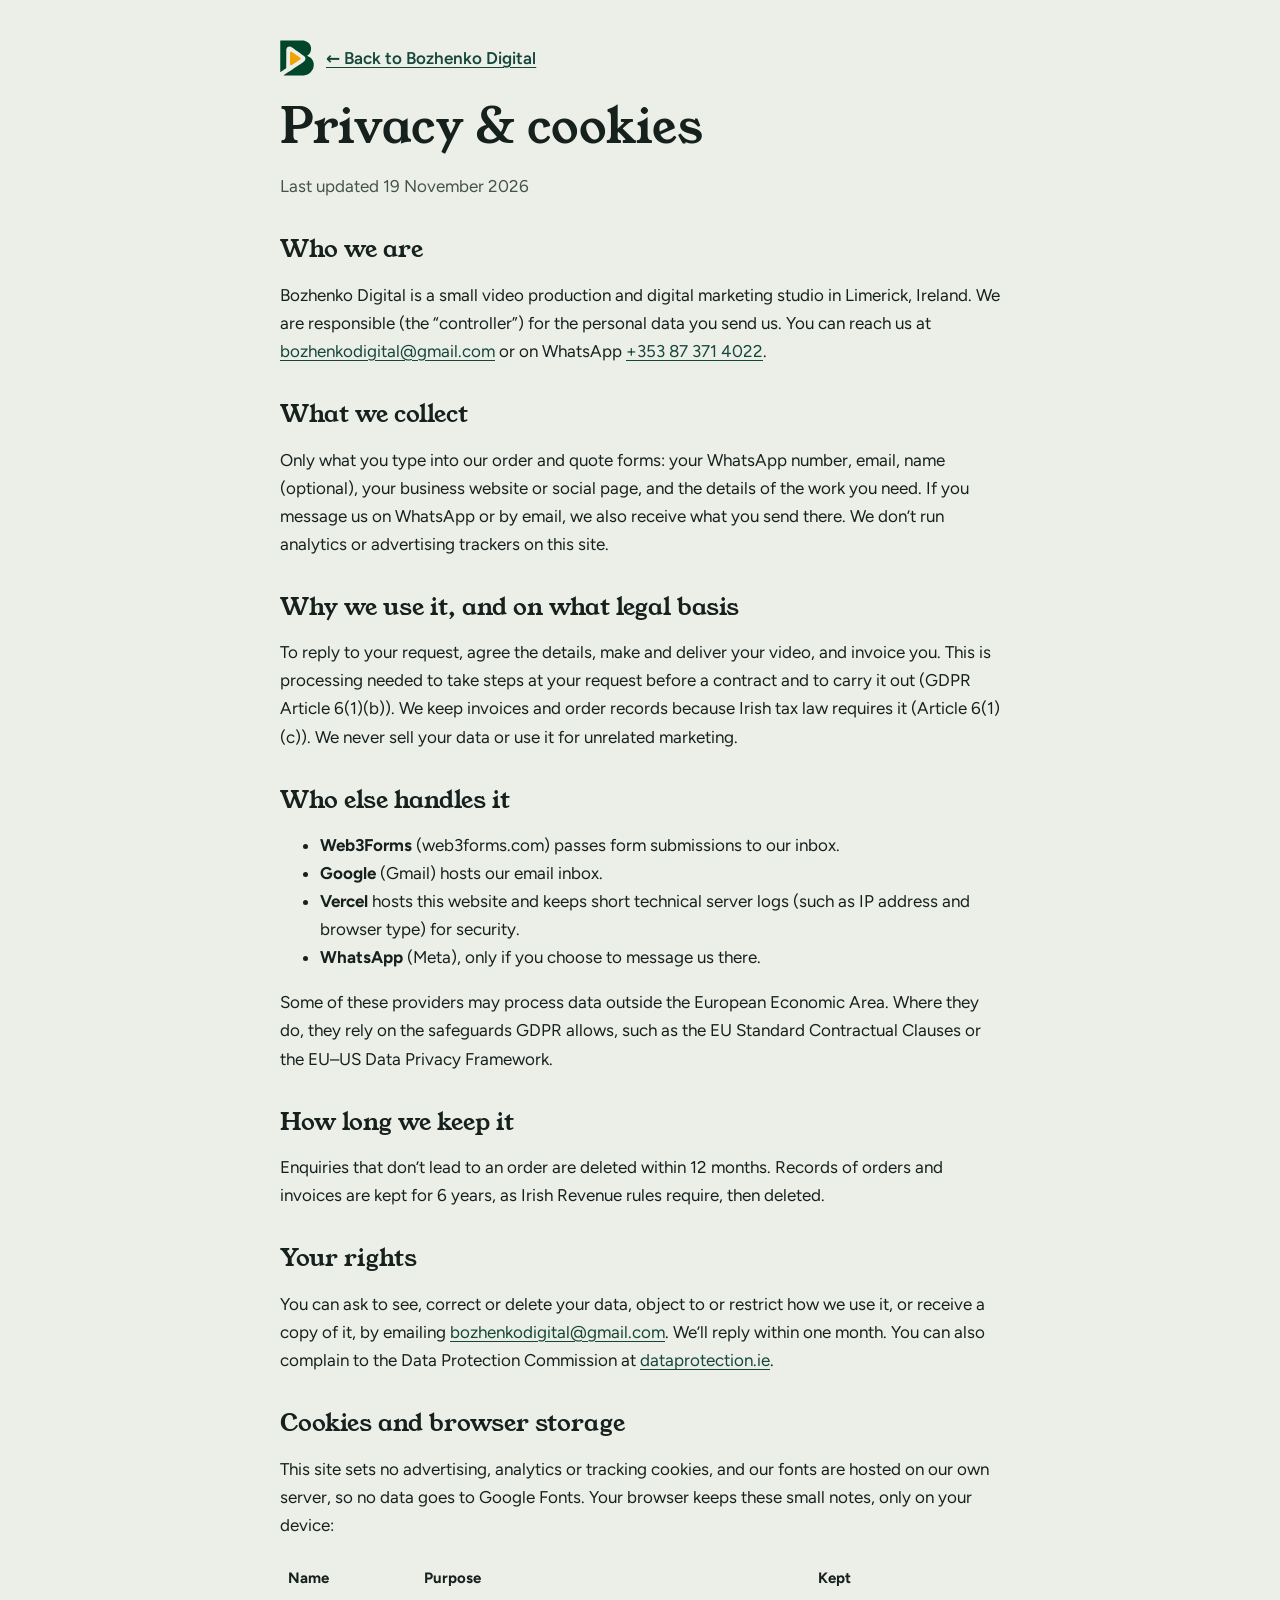
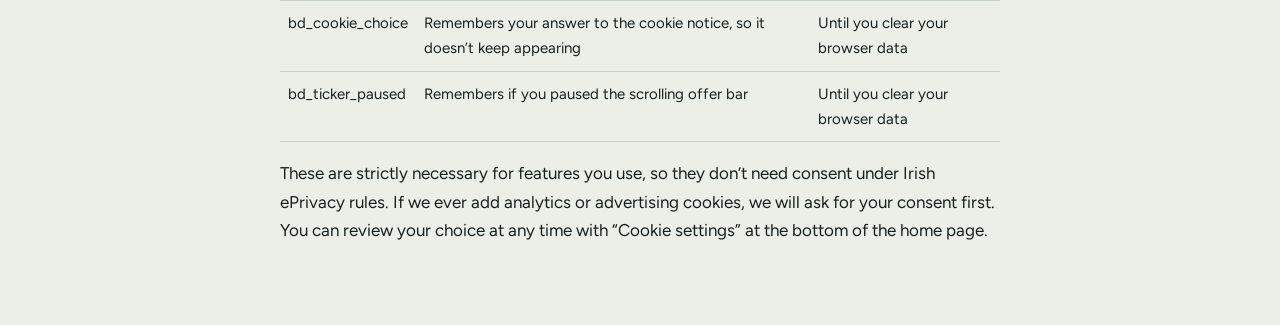
<file: privacy.html>
<!doctype html>
<html lang="en-IE"><head><meta charset="utf-8"><meta name="viewport" content="width=device-width, initial-scale=1">
<title>Privacy &amp; cookies | Bozhenko Digital</title>
<meta name="description" content="How Bozhenko Digital, Limerick, handles the details you send through our order and quote forms, and the one small note this site stores in your browser.">
<link rel="canonical" href="https://www.bozhenkodigital.ie/privacy.html">
<link rel="icon" href="assets/favicon.svg" type="image/svg+xml">
<link rel="apple-touch-icon" href="assets/logo/apple-touch-icon.png">
<link rel="preload" href="assets/fonts/young-serif-400.woff2" as="font" type="font/woff2" crossorigin>
<style>
@font-face{font-family:"Young Serif";src:url(assets/fonts/young-serif-400.woff2) format("woff2");font-display:swap}
@font-face{font-family:"Figtree";src:url(assets/fonts/figtree-var.woff2) format("woff2");font-weight:300 900;font-display:swap}
body{margin:0;background:#ECEEE8;color:#16211D;font:17px/1.65 Figtree,system-ui,sans-serif}
main{max-width:720px;margin:0 auto;padding:40px 16px 64px}
h1,h2{font-family:"Young Serif",Georgia,serif;font-weight:400;line-height:1.15}
h1{font-size:clamp(34px,6vw,48px);margin:16px 0 8px}h2{font-size:24px;margin:36px 0 8px}
a{color:#14463A;text-underline-offset:3px}:focus-visible{outline:3px solid #16211D;outline-offset:3px}
.muted{color:#44524C}table{width:100%;border-collapse:collapse;font-size:15px}th,td{text-align:left;padding:10px 8px;border-bottom:1px solid #C9D2CC;vertical-align:top}
.back{display:inline-flex;align-items:center;gap:12px;font-weight:600}.back img{width:34px;height:36px}
</style>
</head><body><main>
<a class="back" href="/"><img src="assets/logo/emblem.svg" alt="">← Back to Bozhenko Digital</a>
<h1>Privacy &amp; cookies</h1>
<p class="muted">Last updated 19 November 2026</p>

<h2>Who we are</h2>
<p>Bozhenko Digital is a small video production and digital marketing studio in Limerick, Ireland. We are responsible (the “controller”) for the personal data you send us. You can reach us at <a href="mailto:bozhenkodigital@gmail.com">bozhenkodigital@gmail.com</a> or on WhatsApp <a href="https://wa.me/353873714022">+353 87 371 4022</a>.</p>

<h2>What we collect</h2>
<p>Only what you type into our order and quote forms: your WhatsApp number, email, name (optional), your business website or social page, and the details of the work you need. If you message us on WhatsApp or by email, we also receive what you send there. We don’t run analytics or advertising trackers on this site.</p>

<h2>Why we use it, and on what legal basis</h2>
<p>To reply to your request, agree the details, make and deliver your video, and invoice you. This is processing needed to take steps at your request before a contract and to carry it out (GDPR Article 6(1)(b)). We keep invoices and order records because Irish tax law requires it (Article 6(1)(c)). We never sell your data or use it for unrelated marketing.</p>

<h2>Who else handles it</h2>
<ul>
<li><b>Web3Forms</b> (web3forms.com) passes form submissions to our inbox.</li>
<li><b>Google</b> (Gmail) hosts our email inbox.</li>
<li><b>Vercel</b> hosts this website and keeps short technical server logs (such as IP address and browser type) for security.</li>
<li><b>WhatsApp</b> (Meta), only if you choose to message us there.</li>
</ul>
<p>Some of these providers may process data outside the European Economic Area. Where they do, they rely on the safeguards GDPR allows, such as the EU Standard Contractual Clauses or the EU–US Data Privacy Framework.</p>

<h2>How long we keep it</h2>
<p>Enquiries that don’t lead to an order are deleted within 12 months. Records of orders and invoices are kept for 6 years, as Irish Revenue rules require, then deleted.</p>

<h2>Your rights</h2>
<p>You can ask to see, correct or delete your data, object to or restrict how we use it, or receive a copy of it, by emailing <a href="mailto:bozhenkodigital@gmail.com">bozhenkodigital@gmail.com</a>. We’ll reply within one month. You can also complain to the Data Protection Commission at <a href="https://www.dataprotection.ie" rel="noopener">dataprotection.ie</a>.</p>

<h2 id="cookies">Cookies and browser storage</h2>
<p>This site sets no advertising, analytics or tracking cookies, and our fonts are hosted on our own server, so no data goes to Google Fonts. Your browser keeps these small notes, only on your device:</p>
<table>
<thead><tr><th scope="col">Name</th><th scope="col">Purpose</th><th scope="col">Kept</th></tr></thead>
<tbody>
<tr><td>bd_cookie_choice</td><td>Remembers your answer to the cookie notice, so it doesn’t keep appearing</td><td>Until you clear your browser data</td></tr>
<tr><td>bd_ticker_paused</td><td>Remembers if you paused the scrolling offer bar</td><td>Until you clear your browser data</td></tr>
</tbody>
</table>
<p>These are strictly necessary for features you use, so they don’t need consent under Irish ePrivacy rules. If we ever add analytics or advertising cookies, we will ask for your consent first. You can review your choice at any time with “Cookie settings” at the bottom of the home page.</p>
</main></body></html>
</file>
<file: styles.css>
/* Bozhenko Digital — two looks on one page.
   data-look="irish"    : calm, local; Atlantic green + limestone (default)
   data-look="creative" : the "Magic" look; electric blue film studio
   Every colour/typeface comes from the tokens below.
   Fonts are self-hosted (no Google request = faster and no visitor IP sent to Google). */
@font-face{font-family:"Young Serif";src:url(assets/fonts/young-serif-400.woff2) format("woff2");font-weight:400;font-display:swap}
@font-face{font-family:"Figtree";src:url(assets/fonts/figtree-var.woff2) format("woff2");font-weight:300 900;font-display:swap}
@font-face{font-family:"Bricolage Grotesque";src:url(assets/fonts/bricolage-grotesque-var.woff2) format("woff2");font-weight:200 800;font-display:swap}
@font-face{font-family:"Caveat";src:url(assets/fonts/caveat-var.woff2) format("woff2");font-weight:400 700;font-display:swap}
@font-face{font-family:"DM Sans";src:url(assets/fonts/dm-sans-var.woff2) format("woff2");font-weight:100 1000;font-display:swap}
:root,[data-look="irish"]{
  --bg:#ECEEE8; --fg:#16211D; --muted:#44524C;
  --card:#FBFCF9; --card-fg:#16211D; --line:#DDE2DA;
  --brand:#14463A; --brand-2:#1F5E4E; --brand-fg:#FFFFFF;
  --accent:#D79D32; --accent-2:#E3AD47; --accent-fg:#16211D;
  --band:#14463A; --band-fg:#DCE8E2; --band-hi:#FFFFFF;
  --soft:#C9DAD2; --soft-fg:#16211D;
  --alt:#FBFCF9; --alt-fg:#16211D;
  --hl:rgba(215,157,50,.45);
  --display:"Young Serif",Georgia,"Times New Roman",serif; --h-weight:400; --h-track:-.01em; --h-lh:1.08;
  --sans:"Figtree",system-ui,-apple-system,"Segoe UI",sans-serif;
  --r:18px; --btn-r:12px; --btn-shadow:none; --btn-shadow-h:none; --card-shadow:none;
  --tilt:0deg; --ring:#16211D;
}
[data-look="creative"]{
  --bg:#12402F; --fg:#FFFFFF; --muted:#E6EFE9;
  --card:#FFF8EC; --card-fg:#0E211A; --line:rgba(18,15,46,.16);
  --brand:#E9BE5A; --brand-2:#F2D07E; --brand-fg:#0E211A;
  --accent:#E4646B; --accent-2:#EE8A8F; --accent-fg:#0E211A;
  --band:#0E211A; --band-fg:#CFE3D6; --band-hi:#E9BE5A;
  --soft:#E4646B; --soft-fg:#0E211A;
  --alt:#FFF8EC; --alt-fg:#0E211A;
  --hl:#E4646B;
  --display:"Bricolage Grotesque","Arial Black",system-ui,sans-serif; --h-weight:800; --h-track:-.035em; --h-lh:.98;
  --sans:"DM Sans",system-ui,-apple-system,"Segoe UI",sans-serif;
  --r:28px; --btn-r:999px; --btn-shadow:4px 4px 0 #0E211A; --btn-shadow-h:6px 6px 0 #0E211A; --card-shadow:8px 8px 0 #0E211A;
  --tilt:-1.5deg; --ring:#FFFFFF;
}
*{box-sizing:border-box}
html{scroll-behavior:smooth;scroll-padding-top:120px;overflow-x:clip}
body{margin:0;background:var(--bg);color:var(--fg);font:400 17px/1.6 var(--sans);-webkit-font-smoothing:antialiased;overflow-x:clip}
body::before{content:"";position:fixed;inset:0 0 auto;height:env(safe-area-inset-top,0px);z-index:60;background:var(--band)}
img,video{max-width:100%;display:block}
a{color:inherit}
.wrap{width:min(1140px,100%);margin:0 auto;padding-left:max(16px,env(safe-area-inset-left,0px));padding-right:max(16px,env(safe-area-inset-right,0px))}
h1,h2,h3{font-family:var(--display);font-weight:var(--h-weight);margin:0;line-height:var(--h-lh);letter-spacing:var(--h-track);text-wrap:balance}
h2{font-size:clamp(32px,4.2vw,52px)}
.skip{position:absolute;left:-9999px}.skip:focus{left:12px;top:12px;z-index:200;background:#fff;color:#000;padding:8px 12px}
:focus-visible{outline:3px solid var(--ring);outline-offset:3px}
/* focus ring that stays visible (3:1+) on every surface of both looks */
.ticker,.top,.strip,.plan--main,.xcard--main,.close__box{--ring:#FFFFFF}
[data-look="creative"] :is(.prices,.extras,.answers,.close__box,.cookie,.modal,.offer,.steps,.who__grid,.plan--main){--ring:#0E211A}
[data-look="creative"] .xcard--main{--ring:#FFFFFF}
.sr{position:absolute;width:1px;height:1px;margin:-1px;overflow:hidden;clip-path:inset(50%);white-space:nowrap}
main{overflow:hidden}
.noscript{padding-block:12px}
html:has(dialog[open]){overflow:hidden}
.eyebrow{font:600 13px/1.3 var(--sans);letter-spacing:.1em;text-transform:uppercase;color:var(--brand-2);margin:0 0 16px;display:flex;flex-wrap:wrap;align-items:center;gap:8px}
[data-look="creative"] .eyebrow{color:var(--brand)}
.studio-only{display:none!important}
[data-look="creative"] .studio-only{display:revert!important}
[data-look="creative"] .irish-only{display:none}

/* Buttons */
.btn{--b:var(--brand);--bf:var(--brand-fg);display:inline-flex;align-items:center;justify-content:center;gap:10px;border:0;border-radius:var(--btn-r);
  background:var(--b);color:var(--bf);font:600 17px/1 var(--sans);padding:16px 22px;cursor:pointer;text-decoration:none;box-shadow:var(--btn-shadow);
  transition:background .15s,transform .15s,box-shadow .15s}
.btn:hover{transform:translateY(-1px);box-shadow:var(--btn-shadow-h)}
[data-look="creative"] .btn{font-weight:700}
.btn--brand:hover{--b:var(--brand-2)}
.btn--accent{--b:var(--accent);--bf:var(--accent-fg)} .btn--accent:hover{--b:var(--accent-2)}
.btn--soft{--b:transparent;--bf:var(--brand);box-shadow:inset 0 0 0 1.5px currentColor}
.btn--soft:hover{--b:var(--brand);--bf:var(--brand-fg);box-shadow:inset 0 0 0 1.5px var(--brand)}
[data-look="creative"] .btn--soft{--bf:var(--fg)}
.btn--sm{padding:11px 16px;font-size:15px;white-space:nowrap}
.btn--lg{padding:18px 26px}
.btn--block{width:100%}
.linklike{all:unset;cursor:pointer;text-decoration:underline;text-underline-offset:3px}


/* Christmas snow, Magic look only (light, GPU-cheap: two drifting layers) */
.snow{position:fixed;inset:-200px 0 0;z-index:0;pointer-events:none;opacity:.75;
  background-image:radial-gradient(2.5px 2.5px at 20px 30px,#fff 50%,transparent 51%),radial-gradient(2px 2px at 90px 120px,#fff 50%,transparent 51%),
    radial-gradient(3px 3px at 160px 60px,rgba(255,255,255,.9) 50%,transparent 51%),radial-gradient(1.6px 1.6px at 60px 170px,#fff 50%,transparent 51%);
  background-size:200px 200px;animation:snowfall 14s linear infinite}
.snow::after{content:"";position:absolute;inset:0;opacity:.6;
  background-image:radial-gradient(1.5px 1.5px at 40px 80px,#fff 50%,transparent 51%),radial-gradient(2px 2px at 130px 20px,#fff 50%,transparent 51%),radial-gradient(1.2px 1.2px at 180px 150px,#fff 50%,transparent 51%);
  background-size:260px 260px;animation:snowfall2 22s linear infinite}
@keyframes snowfall{to{background-position:30px 200px}}
@keyframes snowfall2{to{background-position:-40px 260px}}
[data-look="creative"] #site{position:relative;z-index:1}
.xmas{color:#F6C9C6;font-family:var(--display);letter-spacing:.02em}

/* XMAS: Christmas decorations for the Magic look (removed by seasonal/restore-studio-look.py) */
.sign+.xtree{width:20px;height:25px;flex:none;margin-left:-14px;align-self:center;filter:drop-shadow(0 0 6px rgba(233,190,90,.55))}
.garland{position:absolute;left:0;right:0;top:0;width:100%;height:96px;pointer-events:none;opacity:.72;z-index:0}
.garland--work{height:80px;opacity:.4}
.work{position:relative}
.xf{transform-box:fill-box;transform-origin:50% 0;animation:xsway 5s ease-in-out infinite}
.xf1{animation-duration:6.5s;animation-delay:-2s}.xf2{animation-duration:4.2s;animation-delay:-1s}
@keyframes xsway{0%,100%{transform:rotate(-6deg)}50%{transform:rotate(6deg)}}
.xbg{position:fixed;inset:0;z-index:0;pointer-events:none}
.xbg svg{position:absolute;bottom:0;opacity:.09}
.xbg__tree{right:2vw;width:min(300px,30vw);height:auto}
.xbg__socks{left:3vw;bottom:auto!important;top:28vh;width:min(230px,22vw);height:auto;opacity:.07!important}
.music{position:fixed;z-index:55;right:max(14px,env(safe-area-inset-right,0px));bottom:max(16px,env(safe-area-inset-bottom,0px));display:flex;align-items:center;gap:7px;
  border:0;border-radius:99px;padding:10px 14px;cursor:pointer;background:rgba(14,33,26,.82);color:#F4ECDD;font:600 14px/1 var(--sans);
  box-shadow:0 0 0 1.5px rgba(233,190,90,.7),0 8px 20px -8px rgba(0,0,0,.6);backdrop-filter:blur(4px)}
.music svg{width:18px;height:18px}
.music .music__x{display:none}
.music[aria-pressed="false"] .music__x{display:block}
.music[aria-pressed="true"] svg{animation:xbeat 1.1s ease-in-out infinite}
@keyframes xbeat{50%{transform:scale(1.15)}}
@media (max-width:560px){.xbg__tree{width:44vw;opacity:.07}.xbg__socks{display:none}.garland{height:64px}.music{bottom:max(16px,env(safe-area-inset-bottom,0px));right:auto;left:80px}}
@media (prefers-reduced-motion:reduce){.xf,.music svg{animation:none!important}}
html[data-look="creative"] .cine::backdrop{background:radial-gradient(ellipse at 50% 38%,rgba(23,82,60,.95),rgba(10,24,19,.98) 70%)}
/* /XMAS */

/* XMAS: muted Christmas sticky notes in the film strip, each a different soft colour, with a little holly or snowflake */
html[data-look="creative"] .frame .frame__note{--paper:#EFE6D2;--paper-2:#E2D6BC;color:#2A2B24}
html[data-look="creative"] .frame:nth-child(4n+2) .frame__note{--paper:#DCE5D6;--paper-2:#CBD8C3}
html[data-look="creative"] .frame:nth-child(4n+3) .frame__note{--paper:#EBD6D2;--paper-2:#DFC4BF}
html[data-look="creative"] .frame:nth-child(4n) .frame__note{--paper:#ECE2C2;--paper-2:#DED2AC}
html[data-look="creative"] .frame .frame__note::after{content:"";position:absolute;right:7px;bottom:6px;width:18px;height:18px;opacity:.55;
  background:url("data:image/svg+xml,%3Csvg xmlns='http://www.w3.org/2000/svg' viewBox='0 0 20 20'%3E%3Cpath d='M10 9C7 4 3 6 2 3c3 0 3 3 6 2C6 8 9 9 10 9zM10 9c3-5 7-3 8-6-3 0-3 3-6 2 2 3-1 4-2 4z' fill='%235E7F62'/%3E%3Ccircle cx='8.6' cy='11.6' r='1.9' fill='%23B5585C'/%3E%3Ccircle cx='11.6' cy='12.2' r='1.9' fill='%23B5585C'/%3E%3C/svg%3E") center/contain no-repeat}
html[data-look="creative"] .frame:nth-child(odd) .frame__note::after{background-image:url("data:image/svg+xml,%3Csvg xmlns='http://www.w3.org/2000/svg' viewBox='-10 -10 20 20'%3E%3Cg stroke='%237E8E96' stroke-width='1.4' stroke-linecap='round' fill='none'%3E%3Cpath d='M0-9V9M-7.8-4.5 7.8 4.5M-7.8 4.5 7.8-4.5M-2.5-7 0-4.6 2.5-7M-2.5 7 0 4.6 2.5 7'/%3E%3C/g%3E%3C/svg%3E")}
html[data-look="creative"] .frame .frame__note::before{background:rgba(176,72,76,.32)}
html[data-look="creative"] .frame:nth-child(3n+1) .frame__note::before{background:rgba(94,127,98,.34)}
/* /XMAS */

/* Ticker */
/* Classic Black Friday bar: black with gold, in both looks. Kept slim and
   outlined so the header's solid "Order a video" stays the main button. */
.ticker{--tk-bg:#0B0B0C;--gold:#E2B85A;--gold-hi:#F6DC8E;position:relative;background:var(--tk-bg);color:#E9E4D6;overflow:hidden;
  border-bottom:1px solid rgba(226,184,90,.55);box-shadow:inset 0 1px 0 rgba(246,220,142,.18)}
.ticker__track{all:unset;cursor:pointer;display:flex;width:max-content;animation:tick 34s linear infinite}
.ticker:hover .ticker__track,.ticker:focus-within .ticker__track,.ticker.is-paused .ticker__track{animation-play-state:paused}
.ticker__pause{position:absolute;z-index:2;right:0;top:50%;transform:translateY(-50%);width:44px;height:100%;border:0;cursor:pointer;
  background:linear-gradient(90deg,transparent,var(--tk-bg) 35%);color:var(--gold);display:grid;place-items:center;padding:0 0 0 10px}
.ticker__pause svg{width:14px;height:14px}
.ticker__pause .i-play,.ticker.is-paused .ticker__pause .i-pause{display:none}
.ticker.is-paused .ticker__pause .i-play{display:block}
.ticker__set{display:flex;gap:18px;padding:10px 9px;white-space:nowrap;font:600 13px/1.2 var(--sans);letter-spacing:.06em;text-transform:uppercase;align-items:center}
.ticker__set b{font-weight:800;letter-spacing:.16em;color:var(--gold-hi);
  background:linear-gradient(100deg,#C9962E 0%,#F6DC8E 35%,#FFF4CF 50%,#F6DC8E 65%,#C9962E 100%);background-size:200% 100%;
  -webkit-background-clip:text;background-clip:text;-webkit-text-fill-color:transparent;animation:goldshine 4.5s linear infinite}
@keyframes goldshine{to{background-position:-200% 0}}
.ticker__set>span:not(.ticker__go)::before,.ticker__go::before{content:"✦";color:var(--gold);margin-right:18px;font-size:10px;vertical-align:1px}
.ticker__go::before{content:none}
.ticker__set em{font-style:normal;font-weight:800;color:var(--gold-hi)}
.ticker__set s{color:#B9B3A4}
.ticker__go{color:var(--gold-hi);padding:4px 11px;border-radius:99px;box-shadow:inset 0 0 0 1px var(--gold)}
.ticker__track:hover .ticker__go{background:var(--gold);color:#0B0B0C}
.ticker__cd:empty{display:none}
@keyframes tick{to{transform:translateX(-50%)}}
.sprockets{display:none}
[data-look="creative"] .sprockets{display:block;height:9px;background:radial-gradient(circle at 8px 4.5px,rgba(226,184,90,.55) 2.4px,transparent 2.9px) 0 0/18px 9px repeat-x}
[data-look="creative"] .ticker{padding-block:2px}

/* Header */
.top{position:sticky;top:env(safe-area-inset-top,0px);z-index:40;background:var(--band);color:var(--band-hi)}
[data-look="creative"] .top{background:var(--bg);color:var(--fg)}
.top__row{display:flex;align-items:center;gap:24px;padding-block:12px}
.sign{display:grid;grid-template-columns:auto auto auto;justify-content:start;align-items:baseline;column-gap:10px;row-gap:4px;text-decoration:none;white-space:nowrap}
.bmark{display:block;flex:none;color:#FDF5E9}
.sign__mark{grid-row:1/3;align-self:center;width:38px;height:40px;margin-right:2px}
.sign b{font:var(--h-weight) 23px/1 var(--display);letter-spacing:var(--h-track)}
.sign small{font-size:12px;letter-spacing:.12em;text-transform:uppercase;opacity:.85}
.sign__exp{grid-column:2/-1;font-size:12px;line-height:1.2;letter-spacing:.02em;opacity:.72}
.nav{margin-left:auto;display:flex;gap:22px;font-size:15px}
.nav a{text-decoration:none;opacity:.85}.nav a:hover{opacity:1}
.burger{display:none;background:none;border:0;width:40px;height:40px;cursor:pointer;flex-direction:column;justify-content:center;gap:6px;padding:8px;color:inherit}
.burger span{height:2px;background:currentColor;border-radius:2px}
@media (max-width:880px){
  .burger{display:flex}
  .nav{display:none;position:absolute;left:0;right:0;top:100%;background:inherit;flex-direction:column;gap:0;padding:8px max(16px,env(safe-area-inset-left,0px)) 16px}
  .top{background:var(--band)} [data-look="creative"] .top{background:var(--bg)}
  .nav.open{display:flex;background:var(--band)} [data-look="creative"] .nav.open{background:var(--bg)}
  .nav a{padding:12px 0;border-bottom:1px solid rgba(255,255,255,.12)}
  .top .btn{margin-left:auto}
  .sign small{display:none}
  .sign{grid-template-columns:auto auto}
}
.burger{flex:none}
@media (max-width:560px){.top__row{gap:14px}}
@media (max-width:400px){.top__row{gap:10px}.sign+.xtree{margin-left:-6px}}
@media (max-width:380px){.xs-hide{display:none}}
@media (max-width:560px){.sign__exp{white-space:normal;max-width:11.5em;line-height:1.15}}
@media (max-width:470px){.xs-hide{display:none}.sign+.xtree{margin-left:-8px}}
@media (max-width:420px){.top .btn{padding:10px 12px;font-size:14px}.sign b{font-size:20px}.sign__mark{width:32px;height:34px;margin-right:0}.sign__exp{font-size:10.5px;letter-spacing:0}}

/* Hero */
.hero{position:relative;padding-block:clamp(36px,4.5vw,64px) clamp(40px,5vw,72px);overflow:hidden}
.hero__grid{position:relative;display:grid;grid-template-columns:1.2fr 1fr;gap:clamp(32px,5vw,72px);align-items:center}
.hero h1{font-size:clamp(42px,5.6vw,72px)}
.hot{display:inline-flex;align-items:center;gap:8px;margin:0 0 14px;padding:6px 14px 6px 10px;border-radius:999px;font:500 14px/1.3 var(--sans);color:var(--fg);background:color-mix(in srgb,var(--accent) 16%,transparent);border:1.5px solid color-mix(in srgb,var(--accent) 55%,transparent)}
.hot b{font-weight:700}
.hot__dot{flex:none;width:9px;height:9px;border-radius:50%;background:#E0533D;box-shadow:0 0 0 0 rgba(224,83,61,.5);animation:hotPulse 2.4s ease-out infinite}
@keyframes hotPulse{0%{box-shadow:0 0 0 0 rgba(224,83,61,.5)}70%,100%{box-shadow:0 0 0 7px rgba(224,83,61,0)}}
@media (prefers-reduced-motion:reduce){.hot__dot{animation:none}}
@media (max-width:480px){.hot{border-radius:16px}.hot b{display:block}}
@media (max-width:420px){.hot{font-size:13px}}
/* Hero breathing room */
.hero h1{line-height:1.1}
[data-look="creative"] .hero h1{line-height:1.14}
.hero .lead{margin-top:24px}
@media (max-width:560px){
  .hero{padding-top:44px}
  .hero__eyebrow{margin-bottom:20px}
  .hero__eyebrow .eb-txt,.hero__eyebrow .eb-sep{display:none}  /* the badge below already says what we sell */
  .hot{margin-bottom:22px}
  .hero .lead{margin:26px 0 28px}
  .hero .offer{margin-bottom:28px}
  /* floating buttons: one compact row along the bottom edge */
  .magic{top:auto!important;bottom:max(16px,env(safe-area-inset-bottom,0px));transform:none!important}
  .music{padding:0;width:46px;height:46px;justify-content:center;border-radius:50%}
  .music [data-music-label]{position:absolute;width:1px;height:1px;overflow:hidden;clip:rect(0 0 0 0);white-space:nowrap}
  body{padding-bottom:84px}
}
.hero h1 i{font-style:normal;color:var(--brand-2);background:linear-gradient(transparent 68%,var(--hl) 68%)}
[data-look="creative"] .hero h1 i{color:var(--card-fg);background:var(--accent);padding:0 .12em;border-radius:.12em;box-decoration-break:clone;-webkit-box-decoration-break:clone}
[data-look="creative"] .hero h1 .h1a{color:transparent;-webkit-text-stroke:2px var(--fg)}
.lead{font-size:clamp(18px,1.5vw,20px);color:var(--muted);max-width:32em;margin:20px 0 24px}
.offer{display:flex;align-items:center;gap:18px;background:var(--card);color:var(--card-fg);border:1px solid var(--line);border-radius:var(--r);padding:16px 18px;margin-bottom:24px;max-width:520px;box-shadow:var(--card-shadow)}
.tag{flex:none;width:92px;height:92px;border-radius:50%;background:var(--accent);color:var(--accent-fg);display:grid;place-content:center;text-align:center;line-height:1.05;transform:rotate(var(--tilt))}
[data-look="creative"] .tag{background:var(--brand);color:var(--brand-fg)}
.tag small{font-size:11px;font-weight:700;letter-spacing:.06em;text-transform:uppercase}
.tag b{font:var(--h-weight) 30px var(--display)} .tag s{font-size:13px;opacity:.9}
.offer p{margin:0;font-size:15px;opacity:.85} .offer p b{display:block;font-size:17px;opacity:1}
.hero__cta{display:flex;flex-wrap:wrap;gap:12px}
.assure{list-style:none;margin:18px 0 0;padding:0;display:flex;flex-wrap:wrap;gap:6px 18px;font-size:14px;font-weight:500;color:var(--muted)}
.assure li{display:flex;align-items:center;gap:7px}
.assure li::before{content:"";width:16px;height:16px;flex:none;border-radius:50%;background:var(--brand-2) url("data:image/svg+xml,%3Csvg xmlns='http://www.w3.org/2000/svg' viewBox='0 0 16 16'%3E%3Cpath d='M4.5 8.2l2.2 2.2 4.8-4.8' fill='none' stroke='%23fff' stroke-width='2' stroke-linecap='round' stroke-linejoin='round'/%3E%3C/svg%3E") center/100% no-repeat}
[data-look="creative"] .assure li::before{background-color:var(--brand);background-image:url("data:image/svg+xml,%3Csvg xmlns='http://www.w3.org/2000/svg' viewBox='0 0 16 16'%3E%3Cpath d='M4.5 8.2l2.2 2.2 4.8-4.8' fill='none' stroke='%23120F2E' stroke-width='2' stroke-linecap='round' stroke-linejoin='round'/%3E%3C/svg%3E")}
.vf{position:absolute;width:26px;height:26px;border:2.5px solid var(--brand-2);opacity:.75;pointer-events:none}
[data-look="creative"] .vf{border-color:var(--brand);opacity:1;width:34px;height:34px;border-width:4px}
.vf--tl{left:0;top:0;border-right:0;border-bottom:0}.vf--tr{right:0;top:0;border-left:0;border-bottom:0}
.vf--bl{left:0;bottom:0;border-right:0;border-top:0}.vf--br{right:0;bottom:0;border-left:0;border-top:0}
.rec{position:absolute;top:26px;left:30px;z-index:2;display:flex;align-items:center;gap:6px;font:600 11px/1 ui-monospace,Menlo,Consolas,monospace;letter-spacing:.06em;color:#fff;background:rgba(0,0,0,.45);padding:5px 8px;border-radius:6px}
.rec i{width:8px;height:8px;border-radius:50%;background:#E5484D;animation:blink 1.2s steps(2,start) infinite}
.rec [data-timecode]{display:none}
[data-look="creative"] .rec{transform:rotate(3deg);font-size:12px}
[data-look="creative"] .rec [data-timecode]{display:inline}
@keyframes blink{to{visibility:hidden}}
.clapper{position:absolute;z-index:4;width:120px;right:-34px;top:-36px;transform:rotate(12deg);filter:drop-shadow(4px 4px 0 rgba(18,15,46,.5))}
.clapper__top{transform-origin:8px 28px;animation:clap 4s ease-in-out infinite}
@keyframes clap{0%,80%,100%{transform:rotate(-16deg)}86%{transform:rotate(0)}}
.spot{position:absolute;top:-10%;width:60vw;height:130%;pointer-events:none;mix-blend-mode:screen;opacity:.5;filter:blur(8px)}
.spot--l{left:-20vw;background:conic-gradient(from 160deg at 0 0,transparent 0deg,rgba(255,240,180,.55) 14deg,transparent 30deg);animation:sweepL 9s ease-in-out infinite alternate}
.spot--r{right:-20vw;background:conic-gradient(from 170deg at 100% 0,transparent 0deg,rgba(228,100,107,.45) 14deg,transparent 30deg);animation:sweepR 11s ease-in-out infinite alternate}
@keyframes sweepL{to{transform:rotate(10deg)}}@keyframes sweepR{to{transform:rotate(-10deg)}}
.slate{background:var(--band);color:var(--band-hi);padding:5px 10px;border-radius:6px;font-family:ui-monospace,Menlo,Consolas,monospace;letter-spacing:.08em;
  border-top:4px solid;border-image:repeating-linear-gradient(90deg,#fff 0 10px,#0E211A 10px 20px) 4}
@media (max-width:880px){.hero__grid{grid-template-columns:1fr}}

/* Strip */
.strip{background:var(--band);color:var(--band-fg)}
.strip__row{display:flex;flex-wrap:wrap;gap:8px 22px;align-items:center;padding-block:18px;font-size:15px}
.strip b{color:var(--band-hi);font-family:var(--display);font-weight:var(--h-weight);font-size:18px;margin-right:6px}
.strip span::before{content:"·";margin-right:22px;color:var(--accent)}
.strip span:first-of-type::before{content:none}
[data-look="creative"] .strip{transform:rotate(-1.2deg);margin-inline:-20px;padding-inline:20px}

section{padding-block:clamp(60px,8vw,104px)}
.intro{max-width:42em}
.intro p:not(.eyebrow){color:var(--muted);font-size:18px;margin:16px 0 0}

/* Steps */
.steps{list-style:none;margin:44px 0 0;padding:0;display:grid;grid-template-columns:repeat(3,1fr);gap:20px;counter-reset:s}
.steps li{background:var(--card);color:var(--card-fg);border-radius:var(--r);padding:26px;counter-increment:s;border:1px solid var(--line);box-shadow:var(--card-shadow)}
.steps li::before{content:counter(s);display:grid;place-items:center;width:40px;height:40px;border-radius:50%;background:var(--soft);color:var(--brand);font:var(--h-weight) 20px var(--display);margin-bottom:16px}
[data-look="creative"] .steps li:nth-child(1){background:var(--accent)}
[data-look="creative"] .steps li:nth-child(2){background:var(--brand);transform:rotate(1deg)}
[data-look="creative"] .steps li:nth-child(3){background:#CFE3D6}
[data-look="creative"] .steps li::before{background:#0E211A;color:#fff}
.steps h3{font-size:23px;margin-bottom:8px}
.steps p{margin:0;opacity:.8;font-size:16px}
.after{margin-top:24px;font-family:var(--display);font-weight:var(--h-weight);font-size:22px;color:var(--brand-2)}
[data-look="creative"] .after{color:var(--brand)}
@media (max-width:820px){.steps{grid-template-columns:1fr}}

/* Prices */
.prices{background:var(--alt);color:var(--alt-fg);border-block:1px solid var(--line)}
.prices .intro p:not(.eyebrow){color:inherit;opacity:.8}
[data-look="creative"] .prices .eyebrow{color:#12402F}
.cd{display:inline-block;font-weight:600}
.plans{display:grid;grid-template-columns:repeat(3,1fr);gap:20px;margin-top:44px}
.plan{border:1px solid var(--line);border-radius:var(--r);padding:26px;display:flex;flex-direction:column;gap:12px;background:var(--bg);color:var(--fg)}
[data-look="creative"] .plan{background:#fff;color:var(--card-fg);box-shadow:var(--card-shadow)}
.plan--main{background:var(--brand);color:var(--brand-fg);border-color:var(--brand)}
[data-look="creative"] .plan--main{background:var(--brand);color:var(--brand-fg);transform:rotate(var(--tilt))}
.plan h3{font-size:24px}
.plan__p{font:var(--h-weight) 54px/1 var(--display);letter-spacing:var(--h-track)} .plan__p s{font:400 20px var(--sans);opacity:.8;margin-left:8px;letter-spacing:0}
.plan p{margin:0;font-size:15px;opacity:.85}
.plan .btn{margin-top:auto}
.plan__save{font-size:13px;font-weight:600;opacity:.8}
.ribbon{align-self:flex-start;background:var(--accent);color:var(--accent-fg);font-size:12px;font-weight:700;letter-spacing:.06em;text-transform:uppercase;padding:5px 10px;border-radius:99px}
.plan .btn--soft{--bf:currentColor}
.plan--main .btn{--b:var(--accent);--bf:var(--accent-fg)}
[data-look="creative"] .plan--main .btn{--b:#12402F;--bf:#fff}
[data-look="creative"] .plan .btn--soft{--b:#12402F;--bf:#fff;box-shadow:var(--btn-shadow)}
.small{margin-top:18px;font-size:14px;opacity:.75}
@media (max-width:860px){.plans{grid-template-columns:1fr}}

/* Work */
.formats-h{margin:28px 0 10px;font-weight:600;font-size:14px;letter-spacing:.08em;text-transform:uppercase;color:var(--muted)}
.formats{list-style:none;margin:0;padding:0;display:flex;flex-wrap:wrap;gap:8px}
.formats li{padding:7px 12px;border-radius:99px;font-size:14px;border:1px solid var(--line);background:var(--card);color:var(--card-fg)}
[data-look="creative"] .formats li{background:transparent;color:var(--fg);border:2px solid rgba(255,255,255,.35);font-family:var(--display);font-weight:800;font-size:16px}
[data-look="creative"] .formats li:nth-child(3n+1){color:var(--brand)}[data-look="creative"] .formats li:nth-child(3n+2){color:#F6C9C6}

/* Hero deck: a fan of ad cards, dealt with the arrow */
.hero__media{position:relative;justify-self:center;width:min(440px,100%)}
.deck{position:relative;padding:18px 10px 22px}
.deck__cards{position:relative;width:58%;aspect-ratio:9/16;margin:0 auto;touch-action:pan-y}
.card{position:absolute;inset:0;border-radius:22px;overflow:hidden;background:#000;border:6px solid var(--card);
  box-shadow:0 26px 50px -22px rgba(20,70,58,.6);transform-origin:50% 100%;
  transition:transform .6s cubic-bezier(.3,.7,.3,1),filter .6s,opacity .45s}
.card img,.card video{position:absolute;inset:0;width:100%;height:100%;object-fit:cover}
.card video{opacity:0;transition:opacity .4s}
.card.is-live video{opacity:1}
.card[data-pos="0"]{z-index:4}
.card[data-pos="1"]{z-index:3;transform:translateX(36%) rotate(8deg) scale(.86);filter:brightness(.8) saturate(.9)}
.card[data-pos="2"]{z-index:2;transform:translateX(-36%) rotate(-8deg) scale(.86);filter:brightness(.8) saturate(.9)}
.card[data-pos="3"]{z-index:1;transform:scale(.78);opacity:0}
.card.is-dealt{z-index:5}
.card__hit{position:absolute;inset:0;z-index:2;border:0;background:none;cursor:pointer;border-radius:inherit}
.card[data-pos="1"] .card__hit,.card[data-pos="2"] .card__hit{cursor:grab}
.card__play{position:absolute;z-index:1;left:50%;bottom:14px;transform:translateX(-50%);border-radius:99px;background:rgba(255,255,255,.93);color:#16211D;
  font:600 14px var(--sans);padding:9px 14px;white-space:nowrap;pointer-events:none;transition:opacity .3s}
.card:not([data-pos="0"]) .card__play{opacity:0}
.card[data-pos="0"]:hover{filter:brightness(1.04)}
[data-look="creative"] .card{border-color:#0E211A;box-shadow:10px 10px 0 #0E211A}
[data-look="creative"] .card[data-pos="0"]{transform:rotate(2deg)}
/* blinking pointing hands on the back cards: "tap me" */
.card__hand{position:absolute;z-index:3;width:40px;height:40px;border-radius:50%;display:grid;place-items:center;background:rgba(255,255,255,.95);pointer-events:none;opacity:0;
  box-shadow:0 0 0 0 rgba(255,255,255,.7),0 4px 12px rgba(0,0,0,.35)}
.card__hand svg{width:24px;height:24px;fill:none;stroke:#16211D;stroke-width:2;stroke-linecap:round;stroke-linejoin:round}
.card__hand--a{top:12px}.card__hand--b{bottom:14px}
.card[data-pos="1"] .card__hand{right:10px}
.card[data-pos="2"] .card__hand{left:10px}
.card[data-pos="2"] .card__hand svg{transform:scaleX(-1)}
.card[data-pos="1"] .card__hand,.card[data-pos="2"] .card__hand{animation:tapme 1.6s ease-in-out infinite}
.card__hand--b{animation-delay:.8s!important}
@keyframes tapme{0%,100%{opacity:.3;transform:scale(.92);box-shadow:0 0 0 0 rgba(255,255,255,.7),0 4px 12px rgba(0,0,0,.35)}45%{opacity:1;transform:scale(1.08)}60%{opacity:1;transform:scale(.96);box-shadow:0 0 0 12px rgba(255,255,255,0),0 4px 12px rgba(0,0,0,.35)}}
[data-look="creative"] .card__hand{background:#E9BE5A}
[data-look="creative"] .card__hand svg{stroke:#0E211A}
.deck .rec{left:50%;top:34px;transform:translateX(-50%);z-index:6}
[data-look="creative"] .deck .rec{transform:translateX(-50%) rotate(2deg)}
.deck__bar{display:flex;align-items:center;justify-content:space-between;gap:16px;margin-top:4px;padding-inline:10px}
.deck__cap{margin:0;display:flex;flex-direction:column;line-height:1.25;min-height:2.6em}
.deck__cap b{font:var(--h-weight) 20px/1.15 var(--display);letter-spacing:var(--h-track)}
.deck__cap span{font-size:13px;letter-spacing:.08em;text-transform:uppercase;color:var(--muted)}
.deck__next{flex:none;width:56px;height:56px;border-radius:50%;border:0;cursor:pointer;display:grid;place-items:center;background:var(--brand);color:var(--brand-fg);
  box-shadow:var(--btn-shadow);transition:transform .2s,background .2s}
.deck__next svg{width:24px;height:24px}
.deck__next:hover{background:var(--brand-2);transform:translateX(3px)}
.deck__next:active{transform:translateX(6px) scale(.96)}
.deck__next[hidden]{display:none}
@media (max-width:880px){.hero__media{width:min(400px,100%)}.clapper{right:-6px;width:96px}}

/* Our work: a strip of film */
.work{padding-bottom:clamp(48px,6vw,84px)}
.work__head{display:flex;flex-wrap:wrap;align-items:flex-end;justify-content:space-between;gap:24px}
.work h2 i{font-style:normal;color:var(--brand-2);background:linear-gradient(transparent 68%,var(--hl) 68%)}
[data-look="creative"] .work h2 i{color:var(--card-fg);background:var(--accent);padding:0 .12em;border-radius:.12em}
.reel__nav{position:absolute;left:50%;bottom:18px;transform:translate(-50%,50%);z-index:2;display:flex;gap:14px;pointer-events:none}
.reel__btn{width:48px;height:48px;border-radius:50%;border:0;cursor:pointer;pointer-events:auto;display:grid;place-items:center;
  background:rgba(255,255,255,.96);color:#16211D;box-shadow:0 6px 18px -6px rgba(0,0,0,.6),0 0 0 2px var(--edge);transition:transform .2s,opacity .25s,background .2s}
.reel__btn svg{width:22px;height:22px}
.reel__btn:hover{background:#fff;transform:scale(1.08)}
.reel__btn[disabled]{opacity:.4;cursor:default;transform:none}
[data-look="creative"] .reel__btn{background:var(--brand);color:var(--brand-fg);box-shadow:3px 3px 0 #0E211A,0 0 0 2px #0E211A}
.reel{position:relative;--film:#1C1915;--hole:var(--bg);--ink:#F4ECDD;--edge:#D2AE62;margin-top:36px}
[data-look="creative"] .reel{--film:#0E211A;--ink:#FFFFFF;--edge:#E9BE5A;transform:rotate(-1.4deg);margin-inline:-24px}
.reel__track{list-style:none;margin:0;display:flex;overflow-x:auto;overscroll-behavior-x:contain;scroll-snap-type:x mandatory;scrollbar-width:none;
  background:var(--film);padding-inline:max(16px,calc((100vw - 1140px) / 2 + 16px));scroll-padding-inline:max(16px,calc((100vw - 1140px) / 2 + 16px));
  cursor:grab;-webkit-user-select:none;user-select:none}
.reel__track::-webkit-scrollbar{display:none}
.reel__track.is-dragging{cursor:grabbing;scroll-snap-type:none}
.reel__track.is-dragging .frame__pic{pointer-events:none}
.frame{position:relative;flex:none;width:clamp(200px,21vw,244px);scroll-snap-align:start;display:flex;flex-direction:column;gap:10px;
  padding:40px 12px 44px;background:var(--film);color:var(--ink);border-left:2px solid rgba(0,0,0,.55)}
/* sprocket holes, top and bottom */
.frame::before,.frame::after{content:"";position:absolute;left:0;right:0;height:12px;
  background:repeating-linear-gradient(90deg,transparent 0 7px,var(--hole) 7px 17px,transparent 17px 24px)}
.frame::before{top:12px}.frame::after{bottom:12px}
/* Worn film: fine scratches, dust and scuffs, as if the reel has been through the projector many times.
   They sit on each frame (so they travel with the film) and lightly over each picture. */
.frame{background-image:
    linear-gradient(90deg,transparent 0 17%,rgba(255,255,255,.12) 17% 17.4%,transparent 17.4% 58%,rgba(255,255,255,.09) 58% 58.25%,transparent 58.25% 83%,rgba(0,0,0,.35) 83% 83.5%,transparent 83.5%),
    radial-gradient(ellipse 60% 18% at 30% 72%,rgba(255,255,255,.045),transparent 70%),
    radial-gradient(ellipse 40% 12% at 75% 20%,rgba(0,0,0,.3),transparent 70%),
    url("data:image/svg+xml,%3Csvg xmlns='http://www.w3.org/2000/svg' width='220' height='220'%3E%3Cfilter id='n'%3E%3CfeTurbulence type='fractalNoise' baseFrequency='.8' numOctaves='2' seed='7'/%3E%3CfeColorMatrix values='0 0 0 0 1 0 0 0 0 1 0 0 0 0 1 14 0 0 0 -11.2'/%3E%3C/filter%3E%3Crect width='100%25' height='100%25' filter='url(%23n)'/%3E%3C/svg%3E");
  background-size:100% 100%,100% 100%,100% 100%,220px 220px}
.frame:nth-child(3n+2){background-position:37px 0,0 0,0 0,90px 40px}
.frame:nth-child(3n){background-position:-61px 0,0 0,0 0,160px 120px}
.frame:nth-child(4n+1){background-position:22px 0,0 0,0 0,30px 170px}
.frame__pic::after{content:"";position:absolute;inset:0;pointer-events:none;z-index:1;opacity:.7;mix-blend-mode:screen;
  background:linear-gradient(90deg,transparent 0 31%,rgba(255,255,255,.22) 31% 31.3%,transparent 31.3% 76%,rgba(255,255,255,.12) 76% 76.2%,transparent 76.2%),url("data:image/svg+xml,%3Csvg xmlns='http://www.w3.org/2000/svg' width='220' height='220'%3E%3Cfilter id='n'%3E%3CfeTurbulence type='fractalNoise' baseFrequency='.8' numOctaves='2' seed='7'/%3E%3CfeColorMatrix values='0 0 0 0 1 0 0 0 0 1 0 0 0 0 1 14 0 0 0 -11.2'/%3E%3C/filter%3E%3Crect width='100%25' height='100%25' filter='url(%23n)'/%3E%3C/svg%3E") 0 0/220px 220px}
.frame__pic::before{content:"";position:absolute;inset:0;pointer-events:none;z-index:1;opacity:.35;background:url("data:image/svg+xml,%3Csvg xmlns='http://www.w3.org/2000/svg' width='260' height='260'%3E%3Cfilter id='n'%3E%3CfeTurbulence type='fractalNoise' baseFrequency='.55' numOctaves='3' seed='3'/%3E%3CfeColorMatrix values='0 0 0 0 0 0 0 0 0 0 0 0 0 0 0 0 12 0 0 -9'/%3E%3C/filter%3E%3Crect width='100%25' height='100%25' filter='url(%23n)'/%3E%3C/svg%3E") 0 0/260px 260px}
.frame:nth-child(odd) .frame__pic::after{background-position:63px 0,40px 90px}
.frame:nth-child(3n) .frame__pic::after{background-position:-48px 0,140px 30px}
/* sprocket holes a little uneven, like old stock */
.frame:nth-child(even)::before{opacity:.92}.frame:nth-child(3n)::after{opacity:.85}
.frame__play{z-index:2}
.frame__title{margin:0;display:flex;flex-direction:column;gap:2px;min-height:3.4em;justify-content:flex-end}
.frame__title b{font:var(--h-weight) 19px/1.15 var(--display);letter-spacing:var(--h-track);color:var(--ink)}
.frame__title span{font:700 11px/1.2 var(--sans);letter-spacing:.16em;text-transform:uppercase;color:var(--edge)}
.frame__pic{position:relative;display:block;width:100%;aspect-ratio:9/16;border:0;padding:0;border-radius:4px;overflow:hidden;cursor:pointer;background:#000;
  box-shadow:0 0 0 1px rgba(255,255,255,.08)}
.frame__pic img{width:100%;height:100%;object-fit:cover;transition:transform .6s cubic-bezier(.2,.7,.2,1),filter .4s;-webkit-user-drag:none}
.frame__pic:hover img{transform:scale(1.045);filter:brightness(1.06)}
.frame__play{position:absolute;left:50%;top:50%;width:58px;height:58px;margin:-29px 0 0 -29px;border-radius:50%;background:rgba(255,255,255,.9);
  box-shadow:0 8px 24px -6px rgba(0,0,0,.5);transform:scale(.9);opacity:.88;transition:transform .3s,opacity .3s}
.frame__play::after{content:"";position:absolute;left:23px;top:18px;border-left:17px solid #16211D;border-block:11px solid transparent}
.frame__pic:hover .frame__play,.frame__pic:focus-visible .frame__play{transform:scale(1);opacity:1}
/* Each note is written on a sticky note, stuck onto the film just under its picture */
.frame .frame__note{--paper:#F3E6BF;--paper-2:#EAD9A6;--tilt:-2.2deg;position:relative;z-index:2;align-self:center;width:88%;min-height:0;
  margin:-30px 0 0;padding:16px 14px 14px;pointer-events:none;
  font:500 20px/1.12 "Caveat","Segoe Print","Bradley Hand",cursive;color:#2C2A22;opacity:1;
  background:linear-gradient(176deg,var(--paper) 0 72%,var(--paper-2));
  border-radius:2px 2px 3px 14px/2px 2px 3px 8px;transform:rotate(var(--tilt));
  box-shadow:0 1px 1px rgba(0,0,0,.18),0 10px 14px -8px rgba(0,0,0,.6),inset 0 -10px 14px -12px rgba(110,80,20,.35)}
/* a strip of tape across the top */
.frame .frame__note::before{content:"";position:absolute;left:50%;top:-9px;width:58px;height:20px;transform:translateX(-50%) rotate(3deg);
  background:rgba(250,246,234,.55);box-shadow:0 0 0 1px rgba(255,255,255,.18);backdrop-filter:blur(1px);
  -webkit-mask:linear-gradient(90deg,transparent 0 2px,#000 2px calc(100% - 2px),transparent 0);mask:linear-gradient(90deg,transparent 0 2px,#000 2px calc(100% - 2px),transparent 0)}
.frame:nth-child(3n+2) .frame__note{--tilt:1.8deg}
.frame:nth-child(3n) .frame__note{--tilt:-.8deg}
.frame:nth-child(4n) .frame__note{--tilt:2.6deg}
.frame:nth-child(even) .frame__note::before{transform:translateX(-50%) rotate(-4deg);left:44%}
.frame__no{position:absolute;top:27px;right:12px;font:600 10px/1 ui-monospace,Menlo,Consolas,monospace;letter-spacing:.12em;color:var(--edge);opacity:.75}
[data-look="creative"] .frame__title b{font-size:20px;text-transform:uppercase}
[data-look="creative"] .frame__pic{border-radius:10px;box-shadow:0 0 0 3px var(--edge)}
[data-look="creative"] .frame .frame__note{color:#2C2A22}
.reel .frame:focus-within{z-index:1}
.reel__track{--ring:#FFFFFF}
.work__foot{margin-top:36px}
/* Phones: a compact film strip, two frames across with a peek of the third */
@media (max-width:560px){
  html .reel .frame{width:42vw;gap:6px;padding:28px 7px 34px}
  html .reel .frame::before,html .reel .frame::after{height:8px;background:repeating-linear-gradient(90deg,transparent 0 5px,var(--hole) 5px 12px,transparent 12px 17px)}
  html .reel .frame::before{top:9px}html .reel .frame::after{bottom:9px}
  html .reel .frame__title{min-height:2.7em;gap:1px}
  html .reel .frame__title b{font-size:14px;line-height:1.12}
  html .reel .frame__title span{font-size:8.5px;letter-spacing:.1em}
  html .reel .frame__no{top:19px;right:7px;font-size:8px}
  html .reel .frame__play{width:40px;height:40px;margin:-20px 0 0 -20px}
  html .reel .frame__play::after{left:16px;top:12px;border-left-width:12px;border-block-width:8px}
  html .reel .frame .frame__note{width:92%;margin-top:-18px;padding:11px 8px 9px;font-size:15px;line-height:1.08}
  html .reel .frame .frame__note::before{width:40px;height:14px;top:-7px}
  html .reel .frame .frame__note::after{width:12px;height:12px;right:4px;bottom:4px}
  .reel__btn{width:40px;height:40px}.reel__btn svg{width:18px;height:18px}
  .reel__nav{bottom:14px}
}

/* Cinema frame: the chosen ad, enlarged on a strip of film */
.cine{border:0;padding:0;margin:0;width:100vw;height:100dvh;max-width:none;max-height:none;background:transparent;color:#F4ECDD;overflow:hidden;--ring:#FFFFFF}
.cine[open]{display:block}
.cine::backdrop{background:radial-gradient(ellipse at 50% 38%,rgba(40,33,23,.94),rgba(6,6,6,.98) 70%)}
[data-look="creative"] .cine::backdrop{background:radial-gradient(ellipse at 50% 38%,rgba(36,44,190,.95),rgba(18,15,46,.98) 70%)}
.cine__stage{position:relative;height:100%;display:flex;flex-direction:column;align-items:center;justify-content:center;text-align:center;padding:16px 16px max(16px,env(safe-area-inset-bottom,0px));
  --h:min(64dvh,calc((100vw - 84px) * 16 / 9))}
/* faint projector beam from above */
.cine__stage::before{content:"";position:absolute;left:50%;top:-10%;width:120vmax;height:80%;transform:translateX(-50%);pointer-events:none;
  background:conic-gradient(from 160deg at 50% 0,transparent 0deg,rgba(255,236,190,.07) 14deg,rgba(255,236,190,.1) 20deg,rgba(255,236,190,.07) 26deg,transparent 40deg)}
.cine__tag{margin:0 0 6px;font:700 12px/1.2 var(--sans);letter-spacing:.22em;text-transform:uppercase;color:#D9B66A}
.cine__name{margin:0 0 14px;font-family:var(--display);font-weight:var(--h-weight);font-size:clamp(24px,3.2vw,38px);color:#fff}
.cine__screen{position:relative;padding:10px 24px;background:#0B0A09;border-radius:6px;transform-origin:0 0;
  box-shadow:0 0 0 1px rgba(217,182,106,.45),0 30px 90px -20px rgba(0,0,0,.9),0 0 120px 0 rgba(255,226,160,.12)}
.cine__screen::before,.cine__screen::after{content:"";position:absolute;top:0;bottom:0;width:24px;
  background:repeating-linear-gradient(180deg,transparent 0 7px,rgba(244,236,221,.82) 7px 16px,transparent 16px 24px) 50% 0/9px 100% no-repeat}
.cine__screen::before{left:0}.cine__screen::after{right:0}
.cine__screen video{display:block;height:var(--h);width:calc(var(--h) * 9 / 16);max-width:none;background:#000;border-radius:3px;object-fit:contain}
.cine__note{margin:14px 0 10px;max-width:30ch;font:500 25px/1.15 "Caveat","Segoe Print","Bradley Hand",cursive;color:#F4ECDD}
.cine__ctrl{display:flex;align-items:center;gap:14px}
.cine__count{font:600 12px/1 ui-monospace,Menlo,Consolas,monospace;letter-spacing:.14em;color:#D9B66A;min-width:5ch}
.cine__btn{width:44px;height:44px;border-radius:50%;border:0;cursor:pointer;display:grid;place-items:center;background:rgba(255,255,255,.08);color:#fff;box-shadow:inset 0 0 0 1px rgba(217,182,106,.6)}
.cine__btn svg{width:20px;height:20px}
.cine__btn:hover{background:rgba(255,255,255,.18)}
.cine__x{position:absolute;z-index:2;right:max(10px,env(safe-area-inset-right,0px));top:max(10px,env(safe-area-inset-top,0px));width:46px;height:46px;border:0;border-radius:50%;
  background:rgba(255,255,255,.1);color:#fff;font-size:30px;line-height:1;cursor:pointer}
.cine__x:hover{background:rgba(255,255,255,.2)}
[data-look="creative"] .cine__tag,[data-look="creative"] .cine__count{color:#E9BE5A}
[data-look="creative"] .cine__name{font-size:clamp(26px,3.6vw,44px);text-transform:uppercase}
[data-look="creative"] .cine__screen{background:#0E211A;box-shadow:0 0 0 3px #E9BE5A,14px 14px 0 #E4646B}
[data-look="creative"] .cine__screen::before,[data-look="creative"] .cine__screen::after{background-image:repeating-linear-gradient(180deg,transparent 0 7px,#E9BE5A 7px 16px,transparent 16px 24px)}
[data-look="creative"] .cine__note{color:#F6C9C6}
@media (max-height:620px){.cine__stage{--h:min(56dvh,calc((100vw - 84px) * 16 / 9))}.cine__name{margin-bottom:8px}.cine__note{font-size:20px;margin:8px 0 6px}}

/* Quiet "order" links: short text calls to action that sit inside a section */
.go{display:inline-flex;align-items:center;gap:6px;padding:0;border:0;background:none;cursor:pointer;font:inherit;font-weight:700;color:var(--brand-2);
  text-decoration:underline;text-decoration-thickness:2px;text-underline-offset:4px;text-decoration-color:var(--accent)}
.go__a{width:1em;height:1em;flex:none;transition:transform .2s}
.go:hover .go__a,.go:focus-visible .go__a{transform:translateX(4px)}
[data-look="creative"] .go{color:var(--brand)}
.after .go{font:inherit;margin-left:6px}
.work__go,.who__go,.answers__go{margin:22px 0 0;font-size:17px}
.work__go{font-size:19px}
.who__go{max-width:62ch}
.answers__go{margin-top:20px}
.answers__go .go,[data-look="creative"] .answers__go .go{color:inherit}
[data-look="creative"] .who__go,[data-look="creative"] .work__go{color:var(--fg)}
.cine__order{margin:2px 0 14px;border:0;cursor:pointer;border-radius:99px;padding:10px 18px;font:700 15px/1 var(--sans);background:#D9B66A;color:#16130E;
  box-shadow:0 8px 22px -10px rgba(217,182,106,.8)}
.cine__order span{font-weight:500;opacity:.8}
.cine__order:hover{background:#E8C97F}
[data-look="creative"] .cine__order{background:#E9BE5A;color:#0E211A}
legend small,.f span small{font-weight:400;opacity:.65}
.nav__order{display:none}
@media (max-width:880px){.nav a.nav__order{display:block;font-weight:700;color:var(--accent);border-bottom:0}}
@media (max-height:620px){.cine__order{margin-bottom:8px;padding:8px 14px}}

/* Who */
.who__grid{display:grid;grid-template-columns:repeat(5,1fr);gap:14px;margin-top:40px}
.who__grid div{background:var(--card);color:var(--card-fg);border-radius:16px;padding:18px;border:1px solid var(--line)}
[data-look="creative"] .who__grid div{border-radius:24px;box-shadow:4px 4px 0 #0E211A}
[data-look="creative"] .who__grid div:nth-child(odd){background:var(--accent)}
.who__grid b{display:block;font-family:var(--display);font-weight:var(--h-weight);font-size:19px;margin-bottom:6px;color:var(--brand)}
[data-look="creative"] .who__grid b{color:#0E211A}
.who__grid span{font-size:14px;opacity:.8}
@media (max-width:900px){.who__grid{grid-template-columns:1fr 1fr}}
@media (max-width:440px){.who__grid{grid-template-columns:1fr}}

/* Extras */
.extras{background:var(--alt);color:var(--alt-fg);border-block:1px solid var(--line)}
.extras .intro p:not(.eyebrow){color:inherit;opacity:.8}
[data-look="creative"] .extras .eyebrow{color:#12402F}
.extras__grid{display:grid;grid-template-columns:repeat(3,1fr);gap:16px;margin-top:40px}
.xcard{border:1px solid var(--line);border-radius:var(--r);padding:22px;display:flex;flex-direction:column;gap:10px;background:var(--bg);color:var(--fg)}
[data-look="creative"] .xcard{background:#fff;color:var(--card-fg);box-shadow:4px 4px 0 #0E211A}
.xcard--main{background:var(--brand);color:var(--brand-fg);border-color:var(--brand)}
[data-look="creative"] .xcard--main{background:#0E211A;color:#fff}
.xcard h3{font-size:21px}
.xcard p{margin:0;font-size:15px;opacity:.85}
.xcard .btn{margin-top:auto;align-self:flex-start}
.xcard .btn--soft{--bf:currentColor}
.xcard--main .btn{--b:var(--accent);--bf:var(--accent-fg);box-shadow:none}
[data-look="creative"] .xcard--main .btn{--b:var(--brand);--bf:var(--brand-fg)}
.xcard--main{grid-column:span 2}
.xcard--main h3{font-size:clamp(22px,2.2vw,27px)}.xcard--main p{font-size:17px;max-width:54ch}
@media (max-width:900px){.extras__grid{grid-template-columns:1fr 1fr}}
@media (max-width:560px){.xcard--main{grid-column:auto}}
@media (max-width:560px){.extras__grid{grid-template-columns:1fr}}

/* Answers */
.answers{background:var(--soft);color:var(--soft-fg)}
.answers .eyebrow{color:var(--brand)}
[data-look="creative"] .answers .eyebrow{color:#0E211A}
.answers__grid{display:grid;grid-template-columns:4fr 7fr;gap:48px}
.answers details{border-top:1px solid rgba(20,70,58,.25);padding:16px 0}
.answers details:last-child{border-bottom:1px solid rgba(20,70,58,.25)}
.answers summary{cursor:pointer;font-weight:600;font-size:18px;list-style:none;display:flex;justify-content:space-between;gap:16px}
.answers summary::-webkit-details-marker{display:none}
.answers summary::after{content:"+";font-size:22px;line-height:1}
.answers details[open] summary::after{content:"–"}
.answers p{margin:8px 0 0;opacity:.85}
@media (max-width:820px){.answers__grid{grid-template-columns:1fr;gap:20px}}

/* Close */
.close__box{background:var(--brand);color:var(--brand-fg);border-radius:24px;padding:clamp(28px,5vw,56px);display:flex;flex-wrap:wrap;gap:24px;justify-content:space-between;align-items:center}
[data-look="creative"] .close__box{background:var(--accent);color:#0E211A;box-shadow:var(--card-shadow)}
.close__box p{margin:10px 0 0;opacity:.85}
[data-look="creative"] .close .btn--accent{--b:#12402F;--bf:#fff}

/* Footer */
.footer{font-size:14px;color:var(--muted)}
[data-look="creative"] .footer{background:var(--band);color:var(--band-fg)}
.footer__row{display:flex;flex-wrap:wrap;gap:24px 48px;justify-content:space-between;padding-block:36px 16px;border-top:1px solid var(--line)}
.footer__row>div{max-width:320px}
.footer__brand{font-family:var(--display);font-weight:var(--h-weight);font-size:20px;color:var(--fg)}
.footer__brand{display:flex;align-items:center;gap:10px}
.footer__brand .bmark{width:30px;height:32px;color:#01452A}
[data-look="creative"] .footer__brand .bmark{color:#FDF5E9}
[data-look="creative"] .footer__brand{color:#fff}
.footer__links{list-style:none;margin:0;padding:0;display:grid;gap:8px}
.footer__copy{padding-block:0 40px}

/* WhatsApp */
.wa-float[hidden]{display:none}
.wa-float{position:fixed;z-index:50;left:max(16px,env(safe-area-inset-left,0px));bottom:max(16px,env(safe-area-inset-bottom,0px));width:52px;height:52px;border-radius:50%;background:#25D366;color:#fff;display:grid;place-items:center;box-shadow:0 8px 20px -6px rgba(0,0,0,.4)}

/* ---------------- MAGIC BUTTON ---------------- */
.magic{position:fixed;z-index:55;right:max(14px,env(safe-area-inset-right,0px));top:0;transform:translateY(var(--my,60vh));
  display:flex;align-items:center;gap:8px;border:0;cursor:pointer;padding:12px 18px 12px 14px;border-radius:999px;
  font:800 16px/1 "Bricolage Grotesque",system-ui,sans-serif;letter-spacing:.01em;color:#0E211A;
  background:linear-gradient(120deg,#E9BE5A,#E4646B 45%,#C8323C 75%,#E9BE5A);background-size:240% 100%;
  box-shadow:0 10px 26px -8px rgba(200,50,60,.7),0 0 0 2px rgba(255,255,255,.7) inset;
  transition:transform .9s cubic-bezier(.2,.8,.2,1),background .6s,color .6s,box-shadow .6s;animation:shimmer 6s ease-in-out infinite}
.magic__wand{width:20px;height:20px;animation:wiggle 6s ease-in-out infinite;transform-origin:20% 80%}
.magic__glow{position:absolute;inset:-6px;border-radius:inherit;z-index:-1;background:inherit;filter:blur(12px);opacity:.55}
.magic:hover{box-shadow:0 14px 30px -8px rgba(200,50,60,.9),0 0 0 2px #fff inset}
.magic:hover .magic__wand{animation:wiggle .8s ease-in-out infinite}
.magic[aria-pressed="true"]{background:linear-gradient(120deg,#C9DAD2,#9FBFB2 60%,#C9DAD2);background-size:100% 100%;color:#14463A;animation:none;
  box-shadow:0 8px 20px -10px rgba(20,70,58,.6),0 0 0 1.5px rgba(20,70,58,.35) inset}
.magic[aria-pressed="true"] .magic__glow{opacity:0}
.magic[aria-pressed="true"] .magic__wand{animation:none}
@keyframes shimmer{0%,70%,100%{background-position:0 0}85%{background-position:100% 0}}
@keyframes wiggle{0%,88%,100%{transform:rotate(0)}92%{transform:rotate(-14deg)}96%{transform:rotate(10deg)}}
.spark{position:fixed;z-index:56;width:8px;height:8px;pointer-events:none;border-radius:50%;background:#E9BE5A;box-shadow:0 0 10px 2px rgba(233,190,90,.8)}
@media (max-width:560px){.magic{padding:10px 14px 10px 12px;font-size:15px}}

/* Magic transition: translucent, grainy fog drifts across while the site
   visibly recolours underneath. Only transform/opacity animate (GPU-cheap),
   no big blur filters, so it stays smooth on phones. */
.smoke{position:fixed;inset:0;z-index:90;pointer-events:none;opacity:0;overflow:hidden}
html.is-casting .smoke{opacity:1;transition:opacity .3s ease}
html.is-clearing .smoke{opacity:0;transition:opacity .8s ease}
.smoke i{position:absolute;left:0;top:0;border-radius:50%;opacity:0;will-change:transform,opacity;
  transform:translate(var(--x0),var(--y0)) scale(.3);animation:puff var(--d,1.7s) cubic-bezier(.25,.7,.3,1) forwards}
@keyframes puff{0%{opacity:0;transform:translate(var(--x0),var(--y0)) scale(.3)}
  30%{opacity:var(--o,.55)}
  100%{opacity:calc(var(--o,.55) * .7);transform:translate(var(--x1),var(--y1)) scale(var(--s))}}
.smoke b{position:absolute;inset:-64px;opacity:.5;background-size:128px 128px;animation:grain .5s steps(4) infinite}
html.is-morphing :is(body,.ticker,.top,.nav,.hero,.offer,.tag,.btn,.strip,section,.steps li,.plan,.xcard,.who__grid div,.formats li,.close__box,.footer,.card,.deck__next,.reel__btn,.frame,.frame__pic,.eyebrow,h1 i,.after){
  transition:background-color .7s ease,color .7s ease,border-color .7s ease,box-shadow .7s ease,transform .7s ease!important}
.letterbox{position:fixed;inset:0;z-index:91;pointer-events:none}
.letterbox i{position:absolute;left:0;right:0;height:0;background:#000;transition:height .45s ease}
.letterbox i:first-child{top:0}.letterbox i:last-child{bottom:0}
html.is-casting .letterbox i{height:11vh}
.grain{position:fixed;inset:-50%;z-index:52;pointer-events:none;opacity:.07;
  background-image:url("data:image/svg+xml,%3Csvg xmlns='http://www.w3.org/2000/svg' width='160' height='160'%3E%3Cfilter id='n'%3E%3CfeTurbulence type='fractalNoise' baseFrequency='.9' numOctaves='2' stitchTiles='stitch'/%3E%3C/filter%3E%3Crect width='100%25' height='100%25' filter='url(%23n)'/%3E%3C/svg%3E");animation:grain 1s steps(4) infinite}
@keyframes grain{25%{transform:translate(-3%,2%)}50%{transform:translate(2%,-3%)}75%{transform:translate(-2%,-1%)}}

/* Cookie notice */
.cookie{position:fixed;z-index:70;right:max(16px,env(safe-area-inset-right,0px));bottom:max(16px,env(safe-area-inset-bottom,0px));width:min(420px,calc(100vw - 32px));
  background:var(--card);color:var(--card-fg);border-radius:16px;padding:20px;box-shadow:0 20px 50px -12px rgba(0,0,0,.35),0 0 0 1px var(--line);font-size:15px}
.cookie[hidden]{display:none}
.cookie__h{margin:0 0 6px;font-family:var(--display);font-weight:var(--h-weight);font-size:20px}
.cookie p{margin:0 0 14px}
.cookie__btns{display:flex;flex-wrap:wrap;gap:8px}
.cookie .btn--soft{--bf:var(--card-fg)}
[data-look="creative"] .cookie .btn--brand{--b:#12402F;--bf:#fff}
@media (max-width:560px){
  .cookie{left:8px;right:8px;bottom:max(8px,env(safe-area-inset-bottom,0px));width:auto;padding:14px 16px;font-size:14px;line-height:1.45}
  .cookie__h{font-size:17px;margin-bottom:4px}.cookie p{margin-bottom:10px}
  .cookie__btns .btn{flex:1}
}

/* Modal + forms */
.modal{border:0;padding:0;border-radius:20px;width:min(640px,calc(100vw - 24px));max-height:calc(100dvh - 24px);background:var(--card);color:var(--card-fg);font-family:var(--sans)}
.modal::backdrop{background:rgba(10,20,16,.6);backdrop-filter:blur(3px)}
.form{position:relative;padding:28px clamp(18px,4vw,32px)}
.form h2{font-size:clamp(26px,3.4vw,34px);margin-bottom:18px}
.form__badge{display:inline-block;margin:0 0 10px;background:var(--accent);color:var(--accent-fg);font-size:12px;font-weight:700;letter-spacing:.06em;text-transform:uppercase;padding:5px 10px;border-radius:99px}
.modal__x{position:absolute;right:12px;top:10px;width:40px;height:40px;border:0;background:none;font-size:30px;line-height:1;cursor:pointer;color:inherit}
.modal__x--light{color:#fff;z-index:2}
fieldset,.form>.fields{border:0;margin:0 0 18px;padding:0}
legend{font-weight:700;margin-bottom:10px;padding:0}
.choices{display:grid;gap:8px}
.choice{display:flex;align-items:center;gap:12px;padding:12px 14px;border:1.5px solid var(--line);border-radius:12px;cursor:pointer}
.choice:has(input:checked){border-color:var(--brand-2);background:rgba(201,218,210,.35)}
[data-look="creative"] .choice:has(input:checked){border-color:#12402F;background:#EEF5F0}
.choice input{accent-color:#14463A;width:18px;height:18px;flex:none}
.choice__txt{flex:1;min-width:0;display:flex;flex-direction:column;line-height:1.3}
.choice__txt small{opacity:.7;font-size:13px}
.choice__price b{font-size:18px}.choice__price s{opacity:.75;margin-left:4px;font-size:14px}
.fields{display:grid;grid-template-columns:1fr 1fr;gap:12px}
.fields legend{grid-column:1/-1}
.f{display:flex;flex-direction:column;gap:5px;font-size:14px;font-weight:600;min-width:0}
.f--wide{grid-column:1/-1}
.f input,.f select,.f textarea{font:400 16px var(--sans);padding:12px;border:1.5px solid var(--line);border-radius:10px;background:#fff;color:#16211D;width:100%}
.f input:focus,.f select:focus,.f textarea:focus{border-color:var(--brand-2);outline:none;box-shadow:0 0 0 3px rgba(31,94,78,.18)}
.f :is(input,select,textarea)[aria-invalid="true"]{border-color:#C8102E}
.f__err{color:#B00020;font-weight:500;font-size:13px}
.check{display:flex;gap:10px;align-items:flex-start;font-size:14px}
.check input{margin-top:3px;accent-color:#14463A}
.hp{position:absolute;left:-9999px;opacity:0;height:0;width:0}
.form__status:empty{display:none}
.form.is-sent :is(fieldset,.fields,[data-submit],.form__fine){display:none}
.form.is-sent .msg{font-size:17px;padding:20px}
.msg:focus{outline:none}
.form__status{margin-bottom:12px}
.msg{padding:14px;border-radius:12px;font-size:15px}
.msg--ok{background:#DDEEE7;color:#14463A}
.msg--err{background:#FCE8EA;color:#7A0A1C}
.msg__alts{display:flex;flex-wrap:wrap;gap:8px;margin-top:10px}
.msg__alts .btn{box-shadow:none}
.form__fine{font-size:13px;opacity:.7;margin:12px 0 0}
@media (max-width:560px){.fields{grid-template-columns:1fr}}

@media (prefers-reduced-motion:reduce){
  .ticker__track,.ticker__set b,.clapper__top,.spot,.grain,.rec i,.magic,.magic__wand,.snow,.snow::after{animation:none!important}
  .card,.card video,.frame__pic img{transition:none}
  .card[data-pos="1"] .card__hand,.card[data-pos="2"] .card__hand{animation:none;opacity:.9}
  .magic{transition:none}
  #site{transition:none}
  .smoke i{animation:none;display:none}
  .ticker__pause{display:none}
}
@media (max-width:340px){.top__row{gap:8px}.sign{column-gap:7px}.sign b{font-size:18px}.sign__mark{width:28px;height:30px}.top .btn{padding:9px 10px}}
@media (max-width:370px){.top__row .xtree{display:none!important}}

/* ===== Hand-made touches (both looks) =====
   1 self-drawing marker scribbles  2 handwritten notes with arrows
   3 paper / film grain             4 inked rubber stamps
   5 taped index cards (steps)      6 torn paper edges
   All decorative: aria-hidden, pointer-events off, still under prefers-reduced-motion. */
:root{--scrib:var(--accent);--hand:#2F5A4D;--ink:#1F5E4E;
  --torn:url("data:image/svg+xml,%3Csvg xmlns='http://www.w3.org/2000/svg' viewBox='0 0 400 16' preserveAspectRatio='none'%3E%3Cpath d='M0 16L0 8 L6 11.6 L17 7.5 L23 4.9 L29 7.8 L35 10.9 L40 7.5 L47 3.9 L52 9.0 L63 12.6 L69 9.5 L75 3.2 L81 3.6 L86 4.9 L93 9.0 L104 6.3 L110 11.4 L116 5.3 L125 8.0 L130 7.6 L139 7.1 L145 13.0 L150 10.1 L159 10.6 L165 5.9 L170 8.6 L175 7.0 L184 6.9 L189 11.5 L194 5.1 L199 7.7 L210 7.2 L216 9.3 L225 6.4 L234 6.3 L245 10.6 L250 4.3 L255 3.1 L266 11.0 L273 9.8 L280 7.5 L287 12.9 L294 7.2 L305 4.2 L316 12.9 L321 5.7 L327 6.0 L332 5.1 L343 13.0 L349 9.4 L354 3.4 L361 5.1 L370 3.1 L376 6.3 L385 6.9 L390 3.9 L396 9.4 L400 8 L400 16Z' fill='%23FBFCF9'/%3E%3Cpath d='M0 8 L6 11.6 L17 7.5 L23 4.9 L29 7.8 L35 10.9 L40 7.5 L47 3.9 L52 9.0 L63 12.6 L69 9.5 L75 3.2 L81 3.6 L86 4.9 L93 9.0 L104 6.3 L110 11.4 L116 5.3 L125 8.0 L130 7.6 L139 7.1 L145 13.0 L150 10.1 L159 10.6 L165 5.9 L170 8.6 L175 7.0 L184 6.9 L189 11.5 L194 5.1 L199 7.7 L210 7.2 L216 9.3 L225 6.4 L234 6.3 L245 10.6 L250 4.3 L255 3.1 L266 11.0 L273 9.8 L280 7.5 L287 12.9 L294 7.2 L305 4.2 L316 12.9 L321 5.7 L327 6.0 L332 5.1 L343 13.0 L349 9.4 L354 3.4 L361 5.1 L370 3.1 L376 6.3 L385 6.9 L390 3.9 L396 9.4 L400 8' fill='none' stroke='%23D2D9CF' stroke-width='1.2' vector-effect='non-scaling-stroke'/%3E%3C/svg%3E");
--torn-c:url("data:image/svg+xml,%3Csvg xmlns='http://www.w3.org/2000/svg' viewBox='0 0 400 16' preserveAspectRatio='none'%3E%3Cpath d='M0 16L0 8 L6 11.6 L17 7.5 L23 4.9 L29 7.8 L35 10.9 L40 7.5 L47 3.9 L52 9.0 L63 12.6 L69 9.5 L75 3.2 L81 3.6 L86 4.9 L93 9.0 L104 6.3 L110 11.4 L116 5.3 L125 8.0 L130 7.6 L139 7.1 L145 13.0 L150 10.1 L159 10.6 L165 5.9 L170 8.6 L175 7.0 L184 6.9 L189 11.5 L194 5.1 L199 7.7 L210 7.2 L216 9.3 L225 6.4 L234 6.3 L245 10.6 L250 4.3 L255 3.1 L266 11.0 L273 9.8 L280 7.5 L287 12.9 L294 7.2 L305 4.2 L316 12.9 L321 5.7 L327 6.0 L332 5.1 L343 13.0 L349 9.4 L354 3.4 L361 5.1 L370 3.1 L376 6.3 L385 6.9 L390 3.9 L396 9.4 L400 8 L400 16Z' fill='%23FFF8EC'/%3E%3C/svg%3E");}
[data-look="creative"]{--scrib:#E9BE5A;--hand:#F6E7C8;--ink:#C8323C}

/* 1. Marker scribbles: drawn with a pen once the heading scrolls into view */
.scrib{position:relative;white-space:nowrap;z-index:0}
.scrib__svg{position:absolute;z-index:-1;pointer-events:none;overflow:visible;fill:none;stroke:var(--scrib);stroke-linecap:round;stroke-linejoin:round}
.scrib__svg path{stroke-dasharray:1 1;stroke-dashoffset:1;transition:stroke-dashoffset .9s cubic-bezier(.6,.1,.3,1) .25s}
.scrib.is-drawn .scrib__svg path{stroke-dashoffset:0}
.scrib--u .scrib__svg{left:-3%;width:106%;bottom:-.2em;height:.42em;stroke-width:4.5}
.scrib--w .scrib__svg{left:-2%;width:104%;bottom:-.24em;height:.34em;stroke-width:4}
.scrib--c .scrib__svg{left:-.32em;right:-.32em;width:calc(100% + .64em);top:-.16em;height:calc(100% + .32em);stroke-width:3.2}
.work h2 i.scrib{background:none}
[data-look="creative"] .work h2 i.scrib{background:var(--accent)}
.close__box .scrib{--scrib:var(--accent)}
[data-look="creative"] .close__box .scrib{--scrib:#12402F}
[data-look="creative"] :is(.prices,.extras) .scrib{--scrib:#E4646B}

/* 2. Handwritten notes in the margin, with a curly arrow */
.hand{position:absolute;z-index:3;margin:0;display:flex;align-items:flex-start;gap:2px;pointer-events:none;
  font:600 23px/1 "Caveat","Segoe Print","Bradley Hand",cursive;color:var(--hand);white-space:nowrap;
  opacity:0;transform:translateY(6px) rotate(var(--r,-4deg));transition:opacity .6s ease .1s,transform .6s ease .1s}
.hand.is-drawn{opacity:1;transform:rotate(var(--r,-4deg))}
.hand__arrow{flex:none;width:44px;height:44px;margin-top:6px;fill:none;stroke:currentColor;stroke-width:2.6;stroke-linecap:round;stroke-linejoin:round}
.hand__arrow path{stroke-dasharray:1 1;stroke-dashoffset:1;transition:stroke-dashoffset .7s ease .55s}
.hand.is-drawn .hand__arrow path{stroke-dashoffset:0}
.hand.is-drawn .hand__arrow path+path{transition-delay:1.15s;transition-duration:.25s}
.hand--deck{left:-6px;top:-42px;--r:-6deg}
[data-look="creative"] .hand--deck{top:-30px;left:-34px}
.plans-wrap{position:relative}
.hand--pick{left:calc(50% + 20px);top:-46px;--r:-3deg;flex-direction:row-reverse}
.hand--pick .hand__arrow{transform:scaleX(-1);margin-right:-6px}
[data-look="creative"] .prices{--hand:#12402F}
.work__head{position:relative}
.hand--reel{right:max(16px,env(safe-area-inset-right,0px));bottom:-38px;--r:-3deg}
@media (max-width:1100px){.hand--reel{display:none}}
@media (max-width:860px){.hand--pick{display:none}}
@media (max-width:880px){.hand--deck{display:none}}

/* 3. Grain: fine paper texture on the everyday look, a gently moving film grain on Magic */
.grain{position:fixed;inset:-10%;z-index:52;pointer-events:none;opacity:.045;animation:none;
  background-image:url("data:image/svg+xml,%3Csvg xmlns='http://www.w3.org/2000/svg' width='220' height='220'%3E%3Cfilter id='n'%3E%3CfeTurbulence type='fractalNoise' baseFrequency='.85' numOctaves='3' stitchTiles='stitch'/%3E%3CfeColorMatrix values='0 0 0 0 .2  0 0 0 0 .17  0 0 0 0 .12  0 0 0 1.4 -.25'/%3E%3C/filter%3E%3Crect width='100%25' height='100%25' filter='url(%23n)'/%3E%3C/svg%3E")}
[data-look="creative"] .grain{opacity:.07;animation:grain 1.2s steps(4) infinite;
  background-image:url("data:image/svg+xml,%3Csvg xmlns='http://www.w3.org/2000/svg' width='180' height='180'%3E%3Cfilter id='n'%3E%3CfeTurbulence type='fractalNoise' baseFrequency='.95' numOctaves='2' stitchTiles='stitch'/%3E%3C/filter%3E%3Crect width='100%25' height='100%25' filter='url(%23n)'/%3E%3C/svg%3E")}

/* 4. Rubber stamps, pressed on with a little thud */
.stamp{display:block;color:var(--ink);font-family:var(--sans);pointer-events:none;opacity:0;transform:scale(1.7) rotate(-24deg)}
.stamp.is-drawn{animation:stampIn .42s cubic-bezier(.3,1.6,.5,1) forwards}
@keyframes stampIn{0%{opacity:0;transform:scale(1.7) rotate(-24deg)}70%{opacity:.9}100%{opacity:.85;transform:scale(1) rotate(var(--sr,-12deg))}}
.prices .wrap{position:relative}
.stamp--pay{position:absolute;right:max(24px,env(safe-area-inset-right,0px));top:-14px;width:150px;height:150px;--sr:-12deg}
@media (max-width:1000px){.stamp--pay{right:10px;top:-48px;width:112px;height:112px}}
@media (max-width:560px){.stamp--pay{top:-58px;width:96px;height:96px}}
.stamp--foot{display:inline-block;vertical-align:middle;width:72px;height:72px;margin:-24px 0 -24px 18px;--sr:10deg;color:var(--brand-2)}
[data-look="creative"] .stamp--foot{color:#E9BE5A}

/* 5. "How it works" steps as index cards, taped down, with a hand-circled number */
.steps li{position:relative}
.steps li::after{content:"";position:absolute;left:50%;top:-11px;width:86px;height:24px;transform:translateX(-50%) rotate(-3deg);
  background:rgba(233,222,190,.78);box-shadow:0 1px 2px rgba(0,0,0,.08);
  -webkit-mask:conic-gradient(from -45deg at left,#0000,#000 1deg 89deg,#0000 90deg) left/6px 6px repeat-y,conic-gradient(from 135deg at right,#0000,#000 1deg 89deg,#0000 90deg) right/6px 6px repeat-y,linear-gradient(#000 0 0) center/calc(100% - 12px) 100% no-repeat;
  mask:conic-gradient(from -45deg at left,#0000,#000 1deg 89deg,#0000 90deg) left/6px 6px repeat-y,conic-gradient(from 135deg at right,#0000,#000 1deg 89deg,#0000 90deg) right/6px 6px repeat-y,linear-gradient(#000 0 0) center/calc(100% - 12px) 100% no-repeat}
.steps li:nth-child(2)::after{transform:translateX(-50%) rotate(2.5deg);background:rgba(201,218,210,.85)}
.steps li:nth-child(3)::after{left:56%;transform:translateX(-50%) rotate(-1.5deg)}
.steps li:nth-child(1){transform:rotate(-.8deg)}
.steps li:nth-child(3){transform:rotate(.6deg)}
.steps li{box-shadow:0 1px 0 rgba(0,0,0,.04),0 14px 22px -18px rgba(20,40,30,.45)}
[data-look="creative"] .steps li{box-shadow:var(--card-shadow)}
[data-look="creative"] .steps li::after{background:rgba(255,248,236,.72)}
.steps li::before{background:none!important;color:var(--brand)!important;font:700 30px/1 "Caveat","Segoe Print",cursive;width:48px;height:44px;
  background-image:url("data:image/svg+xml,%3Csvg xmlns='http://www.w3.org/2000/svg' viewBox='0 0 48 44'%3E%3Cpath d='M30 4C17 1 5 9 4 21s9 20 21 20 20-7 19-19C43 11 34 5 22 6' fill='none' stroke='%23D79D32' stroke-width='2.4' stroke-linecap='round'/%3E%3C/svg%3E")!important;background-size:100% 100%!important}
[data-look="creative"] .steps li::before{color:#0E211A!important;
  background-image:url("data:image/svg+xml,%3Csvg xmlns='http://www.w3.org/2000/svg' viewBox='0 0 48 44'%3E%3Cpath d='M30 4C17 1 5 9 4 21s9 20 21 20 20-7 19-19C43 11 34 5 22 6' fill='none' stroke='%230E211A' stroke-width='2.4' stroke-linecap='round'/%3E%3C/svg%3E")!important}

/* 6. Torn paper edges on the light "paper" sections */
.prices,.extras{position:relative;z-index:1;border-block:0}
.prices::before,.prices::after,.extras::before,.extras::after{content:"";position:absolute;left:0;right:0;height:14px;pointer-events:none;
  background:var(--torn) 0 0/400px 100% repeat-x}
.prices::before,.extras::before{top:-13px}
.prices::after,.extras::after{bottom:-13px;transform:scaleY(-1);background-position:173px 0}
[data-look="creative"] :is(.prices,.extras)::before,[data-look="creative"] :is(.prices,.extras)::after{background-image:var(--torn-c)}

@media (prefers-reduced-motion:reduce){
  .scrib__svg path,.hand__arrow path{transition:none;stroke-dashoffset:0}
  .hand{transition:none;opacity:1;transform:rotate(var(--r,-4deg))}
  .stamp{opacity:.85;transform:rotate(var(--sr,-12deg));animation:none!important}
  .grain{animation:none!important}
}
</file>
